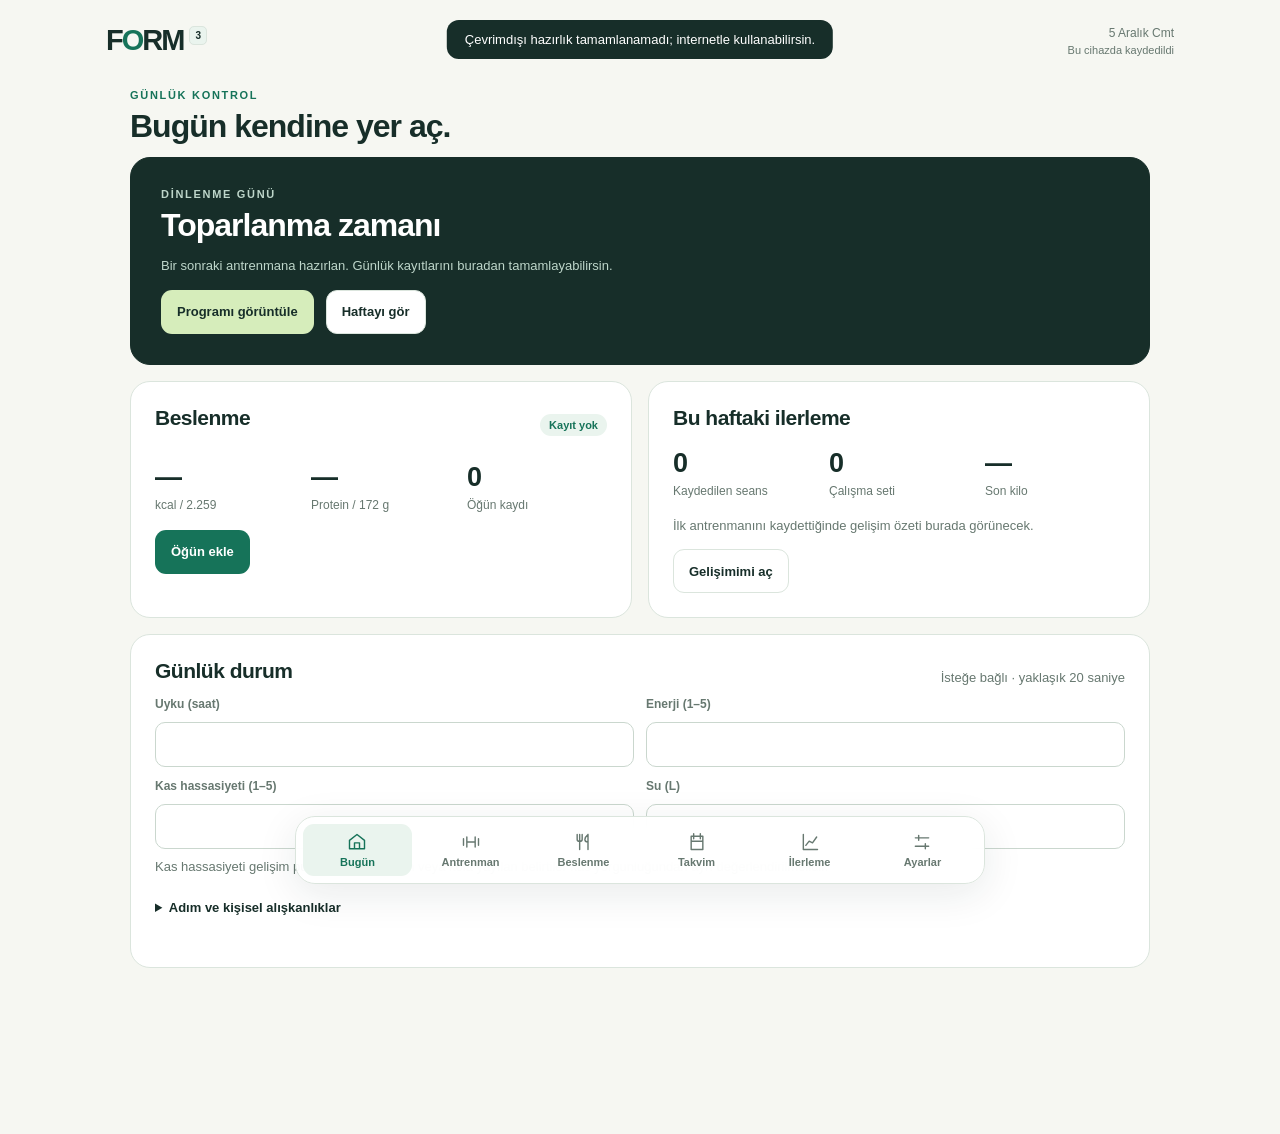
<file: index.html>
<!doctype html>
<html lang="tr"><head><meta charset="utf-8"><meta name="viewport" content="width=device-width,initial-scale=1,viewport-fit=cover"><meta name="theme-color" content="#142c28"><meta name="description" content="Antrenman, beslenme ve gelişim takibin."><title>FORM • Bugün</title><link rel="icon" href="/assets/form-logo.svg" type="image/svg+xml"><link rel="apple-touch-icon" href="/icon-192.png"><link rel="manifest" href="/manifest.webmanifest"><link rel="stylesheet" href="/form-app.css?v=325"><script defer src="/form-data.js?v=325"></script><script defer src="/form-model.js?v=325"></script><script defer src="/form-store.js?v=325"></script><script defer src="/form-workout-art.js?v=325"></script><script defer src="/form-app.js?v=325"></script></head><body><header><a class="brand" href="#today" aria-label="FORM ana sayfa">F<span>O</span>RM<span class="version">3</span></a><div class="header-meta"><span id="date-label"></span><span id="save-status" role="status">Açılıyor…</span></div></header><div id="notice" role="alert"></div><main id="app"><section class="card"><h1>FORM açılıyor</h1><p>Kayıtların hazırlanıyor…</p></section></main><nav id="nav" aria-label="Ana menü"></nav><aside id="rest-bar" hidden></aside><dialog id="modal"></dialog><div id="toast" role="status" aria-live="polite"></div><noscript>FORM için JavaScript etkin olmalı.</noscript></body></html>
</file>
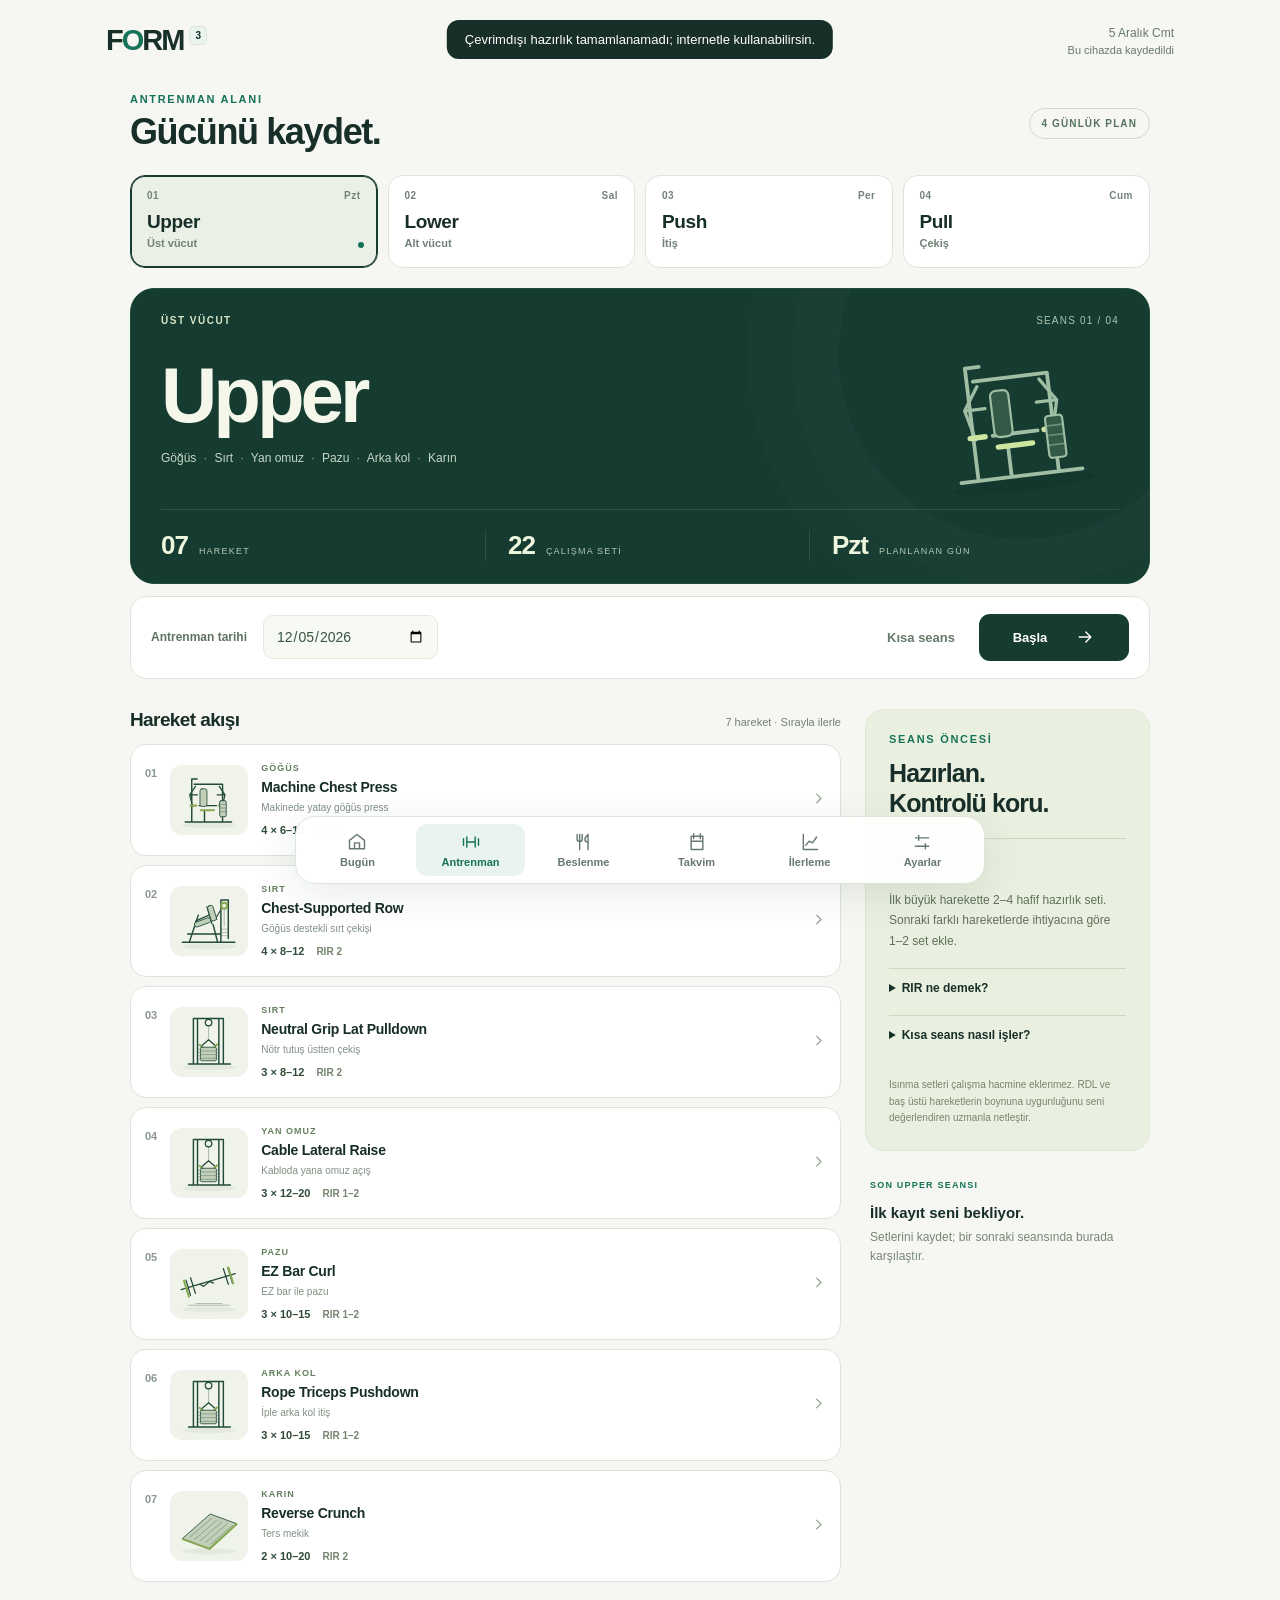
<file: app-base.html>
<!doctype html><html lang="tr"><meta charset="utf-8"><meta name="viewport" content="width=device-width,initial-scale=1"><title>FORM güncelleniyor</title><p>FORM 3 açılıyor. Kayıtların korunuyor.</p><a href="/index.html?form_release=301#workout">Yeni programı aç</a><script>location.replace('/index.html?form_release=301#workout')</script>
</file>
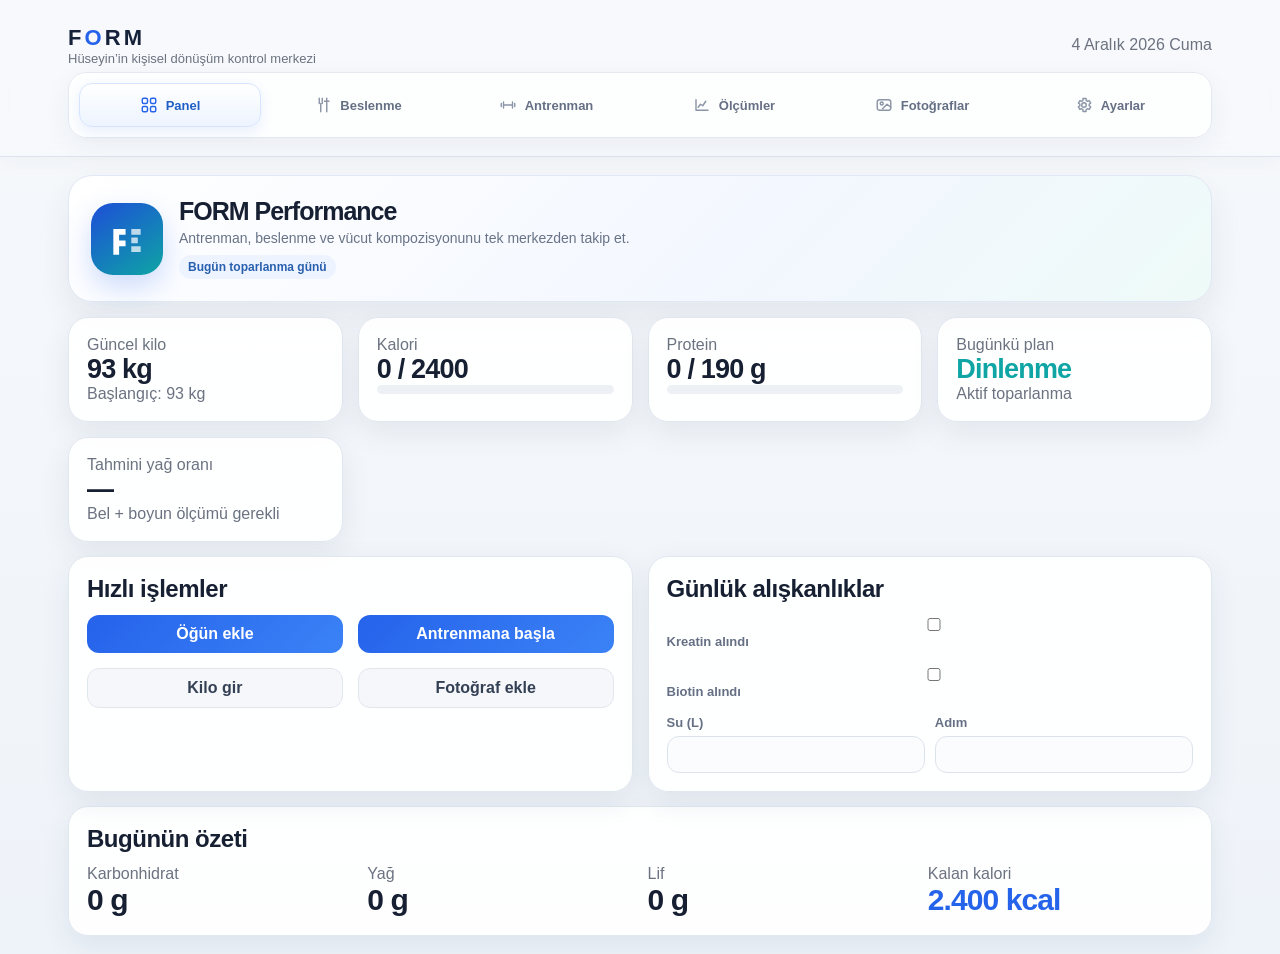
<file: index.html.html>
<!DOCTYPE html>
<html lang="tr">
<head>
<meta charset="UTF-8" />
<meta name="viewport" content="width=device-width, initial-scale=1.0" />
<title>FORM — Kişisel Spor & Beslenme Takibi</title>
<style>
:root{--bg:#f4f7fb;--bg2:#eef3f9;--card:#ffffff;--card2:#f8fafc;--muted:#6b7280;--text:#172033;--accent:#2563eb;--accent2:#0ea5a4;--accentSoft:#eaf2ff;--danger:#e45858;--warn:#d89b27;--border:#e1e7ef;--shadow:0 10px 30px rgba(31,50,81,.08)}
*{box-sizing:border-box}body{margin:0;font-family:Inter,-apple-system,BlinkMacSystemFont,"Segoe UI",Roboto,Arial,sans-serif;background:linear-gradient(180deg,#f7f9fc 0,#eef3f9 100%);color:var(--text);min-height:100vh}
header{position:sticky;top:0;z-index:10;background:rgba(255,255,255,.88);backdrop-filter:blur(18px);border-bottom:1px solid rgba(225,231,239,.9);box-shadow:0 4px 20px rgba(31,50,81,.04)}
.wrap{max-width:1180px;margin:auto;padding:18px}.topbar{display:flex;align-items:center;justify-content:space-between;gap:12px}.brand{font-size:22px;font-weight:900;letter-spacing:.14em;color:#16213a}.brand span{color:var(--accent)}
.nav{display:flex;gap:8px;overflow:auto;padding:13px 0 3px}.nav button{white-space:nowrap;border:1px solid transparent;background:transparent;color:#667085;padding:9px 13px;border-radius:12px;cursor:pointer;font-weight:650;transition:.2s}.nav button:hover{background:#f2f5f9;color:var(--text)}.nav button.active{background:var(--accentSoft);color:var(--accent);border-color:#d8e5ff;font-weight:800}
.grid{display:grid;gap:15px}.g2{grid-template-columns:repeat(2,minmax(0,1fr))}.g3{grid-template-columns:repeat(3,minmax(0,1fr))}.g4{grid-template-columns:repeat(4,minmax(0,1fr))}@media(max-width:800px){.g2,.g3,.g4{grid-template-columns:1fr}.topbar{align-items:flex-start;flex-direction:column}.wrap{padding:13px}.row{flex-wrap:wrap}.row>*{min-width:140px}}
.card{background:rgba(255,255,255,.96);border:1px solid var(--border);border-radius:20px;padding:18px;box-shadow:var(--shadow)}.card h2,.card h3{margin:0 0 12px;letter-spacing:-.02em}.muted{color:var(--muted)}.big{font-size:30px;font-weight:850;letter-spacing:-.03em}.kpi{font-size:27px;font-weight:850;letter-spacing:-.03em}.accent{color:var(--accent)}.blue{color:var(--accent2)}
button,.btn{font:inherit}.primary,.secondary,.danger{border:none;border-radius:12px;padding:10px 15px;cursor:pointer;font-weight:750;transition:.18s;box-shadow:none}.primary{background:linear-gradient(135deg,#2563eb,#3b82f6);color:white}.primary:hover{transform:translateY(-1px);box-shadow:0 8px 18px rgba(37,99,235,.18)}.secondary{background:#f5f7fa;color:#344054;border:1px solid var(--border)}.danger{background:#fff1f1;color:#b83d3d;border:1px solid #ffd9d9}.small{padding:7px 9px;font-size:13px}
input,select,textarea{width:100%;background:#fbfcfe;color:var(--text);border:1px solid #dce3ec;border-radius:12px;padding:10px 11px;outline:none;transition:.18s}input:focus,select:focus,textarea:focus{border-color:#8bb5ff;box-shadow:0 0 0 3px rgba(37,99,235,.09);background:#fff}label{display:block;font-size:13px;color:#667085;margin-bottom:6px;font-weight:600}.row{display:flex;gap:10px;align-items:end}.row>*{flex:1}.row .fit{flex:0 0 auto}.stack{display:flex;flex-direction:column;gap:10px}.hidden{display:none!important}
.progress{height:9px;background:#edf1f6;border-radius:999px;overflow:hidden}.progress>div{height:100%;background:linear-gradient(90deg,var(--accent),#5b8def);border-radius:999px}.list{display:flex;flex-direction:column;gap:9px}.item{display:flex;justify-content:space-between;gap:10px;padding:11px 13px;border:1px solid #e5eaf1;border-radius:14px;background:#fbfcfe}.item strong{display:block}.pill{display:inline-block;padding:4px 8px;border-radius:999px;background:#edf4ff;color:#3d68a8;font-size:12px;font-weight:650}.table{width:100%;border-collapse:collapse}.table th,.table td{text-align:left;padding:10px;border-bottom:1px solid #edf0f4;font-size:14px}.table th{color:#7b8494;font-weight:650}.tabs{display:flex;gap:8px;flex-wrap:wrap}.tabs button{background:#f4f6f9;color:#596273;border:1px solid #e3e8ef;padding:8px 11px;border-radius:10px}.tabs button.active{background:#e9f6f5;color:#087c7a;border-color:#cdebea;font-weight:750}.photo-grid{display:grid;grid-template-columns:repeat(auto-fill,minmax(160px,1fr));gap:12px}.photo-card img{width:100%;aspect-ratio:3/4;object-fit:cover;border-radius:14px;background:#eef2f6}.right{text-align:right}.note{border-left:4px solid var(--accent2);padding:10px 12px;background:#effaf9;border-radius:10px;color:#365b5a}.divider{height:1px;background:var(--border);margin:14px 0}.toast{position:fixed;right:18px;bottom:18px;background:#172033;color:white;border:1px solid #26334b;padding:12px 15px;border-radius:12px;display:none;z-index:20;box-shadow:0 12px 30px rgba(23,32,51,.2)}
.quick-foods{display:flex;gap:8px;overflow-x:auto;padding:2px 0 12px}.quick-foods button{flex:0 0 auto}.search-panel{display:none;margin-top:8px}.search-panel.open{display:block}.timer{font-variant-numeric:tabular-nums;font-size:28px;font-weight:850}.cardio-grid{display:grid;grid-template-columns:repeat(3,1fr);gap:9px}@media(max-width:600px){.cardio-grid{grid-template-columns:1fr 1fr}}

.form-guide{margin-top:10px;border-top:1px solid #edf0f4;padding-top:10px}
.form-guide details{background:#f8fafc;border:1px solid #e5eaf1;border-radius:14px;padding:10px 12px}
.form-guide summary{cursor:pointer;font-weight:750;color:#344054;list-style:none}
.form-guide summary::-webkit-details-marker{display:none}
.guide-grid{display:grid;grid-template-columns:1fr 1fr;gap:10px;margin-top:10px}
.guide-box{background:#fff;border:1px solid #e6ebf2;border-radius:12px;padding:10px}
.video-link{display:inline-flex;align-items:center;gap:6px;margin-top:10px;text-decoration:none}
.rest-dock{position:sticky;bottom:72px;z-index:6;margin:10px 0}
.rest-box{display:flex;align-items:center;justify-content:space-between;gap:12px;background:#172033;color:white;border-radius:16px;padding:12px 14px;box-shadow:0 12px 28px rgba(23,32,51,.18)}
.rest-time{font-variant-numeric:tabular-nums;font-size:28px;font-weight:900}
@media(max-width:600px){.guide-grid{grid-template-columns:1fr}.rest-box{padding:10px 12px}.rest-time{font-size:24px}}

/* Premium app navigation */
header{position:sticky;top:0;z-index:30;background:rgba(247,249,252,.82);backdrop-filter:blur(18px);-webkit-backdrop-filter:blur(18px);border-bottom:1px solid rgba(218,225,235,.9)}
.topbar{min-height:54px}
.nav{display:grid;grid-template-columns:repeat(6,minmax(0,1fr));gap:6px;padding:10px;background:rgba(255,255,255,.72);border:1px solid #e4e9f1;border-radius:18px;box-shadow:0 8px 28px rgba(31,50,81,.06);overflow:visible}
.nav button{display:flex;align-items:center;justify-content:center;gap:8px;min-height:44px;white-space:nowrap;border:1px solid transparent;background:transparent;color:#667085;padding:9px 11px;border-radius:13px;cursor:pointer;font-weight:720;transition:background .18s,color .18s,border-color .18s}
.nav button.active{background:linear-gradient(180deg,#fff,#edf4ff);color:#1f5fc5;border-color:#d5e4ff;box-shadow:0 5px 14px rgba(37,99,235,.09)}
.nav-icon{width:18px;height:18px;display:inline-flex;color:#8b95a6}.nav-icon svg{width:18px;height:18px;stroke:currentColor;stroke-width:1.9;fill:none;stroke-linecap:round;stroke-linejoin:round}.nav button.active .nav-icon{color:#2563eb}.nav-label{font-size:13px}
@media(max-width:800px){body{padding-bottom:82px}header{position:static;background:transparent;border-bottom:none;backdrop-filter:none}.nav{position:fixed;left:10px;right:10px;bottom:10px;z-index:50;grid-template-columns:repeat(6,1fr);gap:2px;padding:7px 5px calc(7px + env(safe-area-inset-bottom));border-radius:20px;background:rgba(255,255,255,.94);backdrop-filter:blur(20px);-webkit-backdrop-filter:blur(20px);box-shadow:0 18px 50px rgba(26,39,64,.18),0 0 0 1px rgba(218,225,235,.9)}.nav button{min-width:0;min-height:54px;padding:6px 2px;gap:4px;flex-direction:column;border-radius:14px}.nav button.active{background:#edf4ff;box-shadow:none}.nav-icon,.nav-icon svg{width:19px;height:19px}.nav-label{font-size:10px;font-weight:760}}


.hero-brand{display:grid;grid-template-columns:auto 1fr;gap:16px;align-items:center;padding:22px;background:linear-gradient(135deg,#fff 0%,#f3f7ff 58%,#eefaf8 100%);border:1px solid #dfe8f4;border-radius:24px;box-shadow:0 14px 34px rgba(31,50,81,.08);margin-bottom:15px}
.form-mark{width:72px;height:72px;border-radius:22px;background:linear-gradient(145deg,#1d4ed8,#0ea5a4);display:grid;place-items:center;color:#fff;box-shadow:0 12px 28px rgba(37,99,235,.22)}
.form-mark svg{width:46px;height:46px}.hero-brand h1{font-size:25px;line-height:1.05;margin:0 0 6px;letter-spacing:-.04em}.hero-brand p{margin:0;color:#687386;font-size:14px}.hero-tag{display:inline-flex;margin-top:9px;padding:5px 9px;border-radius:999px;background:#edf4ff;color:#285fae;font-size:12px;font-weight:750}
.chart-wrap{position:relative;width:100%;height:280px;margin-top:8px}.chart-wrap canvas{width:100%;height:100%}.chart-legend{display:flex;gap:12px;flex-wrap:wrap;margin-top:8px;font-size:12px;color:#667085}.bodyfat-note{font-size:12px;color:#7b8494;margin-top:7px;line-height:1.45}
@media(max-width:600px){.hero-brand{grid-template-columns:auto 1fr;padding:17px}.form-mark{width:58px;height:58px;border-radius:18px}.form-mark svg{width:38px;height:38px}.hero-brand h1{font-size:20px}.chart-wrap{height:230px}}
</style>
<style>
.meal-tabs{display:flex;gap:8px;overflow-x:auto;padding:2px 0 12px;scrollbar-width:none}.meal-tabs::-webkit-scrollbar{display:none}.meal-tabs button{flex:0 0 auto;border:1px solid #e0e7f0;background:#f7f9fc;color:#596273;padding:9px 13px;border-radius:999px;font-weight:700}.meal-tabs button.active{background:#172033;color:#fff;border-color:#172033}.food-toolbar{display:grid;grid-template-columns:2fr 1fr;gap:9px;margin-bottom:10px}.food-results{display:flex;flex-direction:column;gap:7px;max-height:360px;overflow:auto}.food-pick{width:100%;display:flex;justify-content:space-between;align-items:center;gap:10px;text-align:left;border:1px solid #e5eaf1;background:#fff;border-radius:14px;padding:11px 12px;cursor:pointer}.food-pick:hover{border-color:#b9d0fa;background:#fbfdff}.category-chip{flex:0 0 auto;font-size:11px;padding:5px 7px;border-radius:999px;background:#eff7f6;color:#167572}.meal-active{border-color:#b9d0fa;box-shadow:0 10px 30px rgba(37,99,235,.10)}
.workout-card{background:#fff;border:1px solid var(--border);border-radius:18px;padding:15px;margin-bottom:11px;box-shadow:var(--shadow)}.exercise-head{display:flex;justify-content:space-between;gap:10px;align-items:flex-start;margin-bottom:10px}.set-table{width:100%;border-collapse:separate;border-spacing:0 6px}.set-table th{font-size:11px;color:#8a93a3;padding:2px 5px}.set-table td{padding:2px 5px}.set-table input{min-width:68px;padding:9px 7px;text-align:center}.set-num{font-weight:800;text-align:center}.prev-cell{white-space:nowrap;color:#667085;font-size:13px}.set-done{text-align:center}.set-done input{width:22px;min-width:22px;height:22px}.exercise-note{margin-top:8px}.workout-footer{position:sticky;bottom:10px;padding:8px 0 2px;z-index:5}.workout-footer button{width:100%;padding:13px}
@media(max-width:600px){.food-toolbar{grid-template-columns:1fr}.card{border-radius:16px;padding:14px}.food-results{max-height:300px}.food-pick{padding:12px 10px}.food-pick .muted{font-size:11px}.category-chip{display:none}.meal-tabs{margin-left:-2px;margin-right:-2px}.meal-tabs button{padding:9px 12px}.set-table th:nth-child(2),.set-table td:nth-child(2){display:none}.set-table input{min-width:55px;padding:9px 4px}.workout-card{padding:12px}.kpi{font-size:24px}}
.quick-foods{display:flex;gap:8px;overflow-x:auto;padding:2px 0 12px}.quick-foods button{flex:0 0 auto}.search-panel{display:none;margin-top:8px}.search-panel.open{display:block}.timer{font-variant-numeric:tabular-nums;font-size:28px;font-weight:850}.cardio-grid{display:grid;grid-template-columns:repeat(3,1fr);gap:9px}@media(max-width:600px){.cardio-grid{grid-template-columns:1fr 1fr}}
</style>

</head>
<body>
<header><div class="wrap"><div class="topbar"><div><div class="brand">F<span>O</span>RM</div><div class="muted" style="font-size:13px">Hüseyin’in kişisel dönüşüm kontrol merkezi</div></div><div id="todayText" class="muted"></div></div><div class="nav" id="mainNav"></div></div></header>
<main class="wrap" id="app"></main><div id="toast" class="toast"></div>
<script>
const APP_VERSION='1.4.0';
const makeFood=(name,category,kcal,protein,carb,fat,servingG=100,unit='g',fiber=0,brand='Genel')=>({name,category,brand,unit,servingG,kcal,protein,carb,fat,fiber,sugar:0,sodium:0,potassium:0,calcium:0,iron:0,magnesium:0,vitC:0,vitD:0});
const defaultFoods=[
makeFood('Yulaf','Tahıl',389,16.9,66.3,6.9,100,'g',10.6),makeFood('Pirinç beyaz (pişmiş)','Tahıl',130,2.7,28.2,.3),makeFood('Basmati pirinç (pişmiş)','Tahıl',121,3.5,25.2,.4),makeFood('Bulgur (pişmiş)','Tahıl',83,3.1,18.6,.2,100,'g',4.5),makeFood('Kinoa (pişmiş)','Tahıl',120,4.4,21.3,1.9,100,'g',2.8),makeFood('Makarna (pişmiş)','Tahıl',158,5.8,30.9,.9),makeFood('Tam buğday makarna (pişmiş)','Tahıl',149,6,30.1,1.7,100,'g',3.9),makeFood('Ekmek tam buğday','Ekmek',247,13,41,4.2,30,'dilim',7),makeFood('Beyaz ekmek','Ekmek',266,8.9,49.4,3.3,30,'dilim',2.7),makeFood('Çavdar ekmeği','Ekmek',259,8.5,48.3,3.3,30,'dilim',5.8),makeFood('Lavaş','Ekmek',290,8.9,56,3.2,70,'adet',2.3),makeFood('Pirinç patlağı','Atıştırmalık',387,8,81,2.8,9,'adet',4.2),
makeFood('Tavuk göğsü (pişmiş)','Et & Tavuk',165,31,0,3.6),makeFood('Tavuk but derisiz (pişmiş)','Et & Tavuk',209,26,0,10.9),makeFood('Hindi göğsü (pişmiş)','Et & Tavuk',135,29,0,1.6),makeFood('Dana yağsız kıyma %5','Et & Tavuk',172,26,0,7),makeFood('Dana bonfile (pişmiş)','Et & Tavuk',218,29,0,10),makeFood('Dana antrikot (pişmiş)','Et & Tavuk',291,24.9,0,21.8),makeFood('Kuzu eti yağsız','Et & Tavuk',206,28,0,9.5),makeFood('Köfte ev yapımı','Et & Tavuk',230,22,5,14),
makeFood('Somon','Balık',208,20,0,13),makeFood('Ton balığı suda','Balık',116,25.5,0,.8),makeFood('Ton balığı yağda süzülmüş','Balık',198,29,0,8.2),makeFood('Levrek','Balık',124,23.6,0,2.6),makeFood('Çipura','Balık',128,21,0,4.8),makeFood('Karides','Balık',99,24,0,.3),
makeFood('Yumurta','Yumurta & Süt',143,12.6,.7,9.5,50,'adet'),makeFood('Yumurta beyazı','Yumurta & Süt',52,10.9,.7,.2),makeFood('Süt yarım yağlı','Yumurta & Süt',46,3.4,4.8,1.5,200,'bardak'),makeFood('Laktozsuz süt yarım yağlı','Yumurta & Süt',46,3.4,4.8,1.5,200,'bardak'),makeFood('Yoğurt','Yumurta & Süt',61,3.5,4.7,3.3),makeFood('Süzme yoğurt','Yumurta & Süt',97,9,3.9,5),makeFood('Greek yoğurt light','Yumurta & Süt',73,9.9,3.9,1.9),makeFood('Kefir','Yumurta & Süt',55,3.3,4.7,2.5,200,'bardak'),makeFood('Lor peyniri','Yumurta & Süt',90,17,3,1.5),makeFood('Light beyaz peynir','Yumurta & Süt',170,20,4,8),makeFood('Kaşar peyniri','Yumurta & Süt',404,25,1.3,33),makeFood('Cottage cheese','Yumurta & Süt',98,11.1,3.4,4.3),
makeFood('Whey protein','Sporcu Gıdası',400,80,8,6,30,'ölçek'),makeFood('Whey isolate','Sporcu Gıdası',367,87,3,2,30,'ölçek'),makeFood('Kazein protein','Sporcu Gıdası',370,78,10,3,30,'ölçek'),makeFood('Protein bar','Sporcu Gıdası',350,30,35,10,60,'adet',8),makeFood('Karbonhidrat tozu / maltodekstrin','Sporcu Gıdası',380,0,95,0,30,'ölçek'),
makeFood('Patates haşlanmış','Sebze & Bakliyat',87,1.9,20.1,.1),makeFood('Tatlı patates','Sebze & Bakliyat',86,1.6,20.1,.1,100,'g',3),makeFood('Mercimek (pişmiş)','Sebze & Bakliyat',116,9,20.1,.4,100,'g',7.9),makeFood('Nohut (pişmiş)','Sebze & Bakliyat',164,8.9,27.4,2.6,100,'g',7.6),makeFood('Kuru fasulye (pişmiş)','Sebze & Bakliyat',127,8.7,22.8,.5,100,'g',6.4),makeFood('Bezelye','Sebze & Bakliyat',81,5.4,14.5,.4,100,'g',5.1),makeFood('Mısır','Sebze & Bakliyat',96,3.4,21,1.5,100,'g',2.4),makeFood('Brokoli','Sebze & Bakliyat',35,2.4,7.2,.4,100,'g',3.3),makeFood('Ispanak','Sebze & Bakliyat',23,2.9,3.6,.4,100,'g',2.2),makeFood('Domates','Sebze & Bakliyat',18,.9,3.9,.2),makeFood('Salatalık','Sebze & Bakliyat',15,.7,3.6,.1),makeFood('Avokado','Sebze & Bakliyat',160,2,8.5,14.7,100,'g',6.7),
makeFood('Muz','Meyve',89,1.1,22.8,.3,118,'adet',2.6),makeFood('Elma','Meyve',52,.3,13.8,.2,182,'adet',2.4),makeFood('Portakal','Meyve',47,.9,11.8,.1,140,'adet',2.4),makeFood('Çilek','Meyve',32,.7,7.7,.3,100,'g',2),makeFood('Yaban mersini','Meyve',57,.7,14.5,.3,100,'g',2.4),makeFood('Orman meyveleri karışık','Meyve',50,1,11,.5,100,'g',4),makeFood('Kivi','Meyve',61,1.1,14.7,.5,75,'adet',3),makeFood('Üzüm','Meyve',69,.7,18.1,.2),makeFood('Ananas','Meyve',50,.5,13.1,.1),makeFood('Karpuz','Meyve',30,.6,7.6,.2),
makeFood('Badem','Kuruyemiş',579,21.2,21.6,49.9,100,'g',12.5),makeFood('Ceviz','Kuruyemiş',654,15.2,13.7,65.2,100,'g',6.7),makeFood('Fındık','Kuruyemiş',628,15,16.7,60.8,100,'g',9.7),makeFood('Antep fıstığı','Kuruyemiş',562,20.2,27.2,45.3,100,'g',10.6),makeFood('Fıstık ezmesi','Kuruyemiş',588,25,20,50,100,'g',6),makeFood('Tahin','Kuruyemiş',595,17,21,54,100,'g',9.3),
makeFood('Zeytinyağı','Yağ & Sos',884,0,0,100),makeFood('Tereyağı','Yağ & Sos',717,.9,.1,81.1),makeFood('Bal','Tatlı & Ekstra',304,.3,82.4,0,15,'yemek kaşığı'),makeFood('Pekmez','Tatlı & Ekstra',290,1,74,0,15,'yemek kaşığı'),makeFood('Bitter çikolata %70','Tatlı & Ekstra',598,7.8,45.9,42.6,20,'porsiyon',10.9),makeFood('Granola','Tahıl',471,10,64,20,50,'porsiyon',7),makeFood('Chia tohumu','Kuruyemiş',486,16.5,42.1,30.7,15,'yemek kaşığı',34.4)
];
const defaultProgram={
'Upper A':[
{name:'Incline Chest Press',sets:3,reps:'6-10',rir:'1-2'},{name:'Lat Pulldown',sets:3,reps:'6-10',rir:'1-2'},{name:'Machine Chest Press',sets:3,reps:'8-12',rir:'1-2'},{name:'Seated Cable Row',sets:3,reps:'8-12',rir:'1-2'},{name:'Cable Fly — Low to High',sets:2,reps:'12-15',rir:'1-2'},{name:'Cable / DB Lateral Raise',sets:3,reps:'12-20',rir:'1'},{name:'Triceps Pushdown',sets:2,reps:'10-15',rir:'1'},{name:'Cable / Biceps Curl',sets:2,reps:'10-15',rir:'1'}],
'Lower A':[
{name:'Back Squat',sets:3,reps:'5-8',rir:'2'},{name:'Leg Press',sets:3,reps:'8-12',rir:'1-2'},{name:'Romanian Deadlift',sets:3,reps:'8-10',rir:'2'},{name:'Leg Curl',sets:2,reps:'10-15',rir:'1-2'},{name:'Calf Raise',sets:3,reps:'10-15',rir:'1'},{name:'Cable Crunch',sets:3,reps:'10-15',rir:'1-2'}],
'Upper B':[
{name:'Neutral / Close Grip Lat Pulldown',sets:3,reps:'8-12',rir:'1-2'},{name:'Incline Dumbbell Press',sets:3,reps:'8-12',rir:'1-2'},{name:'Chest Supported Row',sets:3,reps:'8-12',rir:'1-2'},{name:'Machine Shoulder Press',sets:2,reps:'8-12',rir:'1-2'},{name:'Single-Arm Cable Lat Pulldown',sets:2,reps:'10-15',rir:'1'},{name:'Lateral Raise',sets:4,reps:'12-20',rir:'0-1'},{name:'Reverse Pec Deck',sets:3,reps:'12-20',rir:'1'},{name:'Hammer Curl',sets:2,reps:'10-15',rir:'1'},{name:'Overhead Cable Triceps Extension',sets:2,reps:'10-15',rir:'1'}],
'Lower B':[
{name:'Hack Squat / Leg Press',sets:3,reps:'8-12',rir:'1-2'},{name:'Romanian Deadlift',sets:3,reps:'6-10',rir:'1-2'},{name:'Bulgarian Split Squat',sets:2,reps:'8-12',rir:'1-2'},{name:'Seated / Lying Leg Curl',sets:3,reps:'10-15',rir:'1'},{name:'Calf Raise',sets:3,reps:'12-15',rir:'1'},{name:'Hanging Knee / Leg Raise',sets:3,reps:'10-15',rir:'1-2'}]
};
function seed(){return {version:APP_VERSION,profile:{name:'Hüseyin',height:181,startWeight:93,startDate:'2026-07-19'},targets:{kcal:2400,protein:190,carb:230,fat:70,fiber:30,water:4},foods:defaultFoods,meals:{},workouts:[],measurements:[{date:'2026-07-19',weight:93,waist:'',navel:'',neck:'',chest:'',armR:'',armL:'',thighR:'',thighL:'',note:'Başlangıç'}],photos:[],habits:{},program:defaultProgram,settings:{trainingDays:{1:'Upper A',2:'Lower A',4:'Upper B',6:'Lower B'},foodUsage:{}}};}
let db=JSON.parse(localStorage.getItem('formDB')||'null')||seed();
function migrateDB(){
  db.profile=db.profile||seed().profile; db.targets={...seed().targets,...(db.targets||{})}; db.meals=db.meals||{}; db.workouts=db.workouts||[]; db.measurements=db.measurements||[]; db.photos=db.photos||[]; db.habits=db.habits||{}; db.settings=db.settings||{}; db.settings.foodUsage=db.settings.foodUsage||{};
  const existing=new Map((db.foods||[]).map(f=>[(f.name||'').toLocaleLowerCase('tr-TR'),f]));
  defaultFoods.forEach(f=>{if(!existing.has(f.name.toLocaleLowerCase('tr-TR'))) (db.foods=db.foods||[]).push(f)});
  db.foods=(db.foods||defaultFoods).map(f=>({...f,category:f.category||'Diğer'}));
  db.program=defaultProgram; db.settings.trainingDays={1:'Upper A',2:'Lower A',4:'Upper B',6:'Lower B'}; db.version=APP_VERSION; save();
}
migrateDB();
function save(){localStorage.setItem('formDB',JSON.stringify(db));}
const pages=['Panel','Beslenme','Antrenman','Ölçümler','Fotoğraflar','Ayarlar'];let current='Panel';
const fmt=(n,d=0)=>Number(n||0).toLocaleString('tr-TR',{maximumFractionDigits:d});
const dateKey=()=>new Date().toISOString().slice(0,10);const today=dateKey();
function toast(t){const el=document.getElementById('toast');el.textContent=t;el.style.display='block';setTimeout(()=>el.style.display='none',1800)}
function nutrientTotals(items=[]){let t={kcal:0,protein:0,carb:0,fat:0,fiber:0,sugar:0,sodium:0,potassium:0,calcium:0,iron:0,magnesium:0,vitC:0,vitD:0};items.forEach(i=>{const f=db.foods[i.foodIndex];if(!f)return;let grams=i.unit==='g'?Number(i.qty):Number(i.qty)*Number(f.servingG);let r=grams/100;Object.keys(t).forEach(k=>t[k]+=Number(f[k]||0)*r)});return t}
function allMealsForDay(d){return Object.values(db.meals[d]||{}).flat()}
const navIconSvg={
'Panel':'<svg viewBox="0 0 24 24"><rect x="3" y="3" width="7" height="7" rx="2"/><rect x="14" y="3" width="7" height="7" rx="2"/><rect x="3" y="14" width="7" height="7" rx="2"/><rect x="14" y="14" width="7" height="7" rx="2"/></svg>',
'Beslenme':'<svg viewBox="0 0 24 24"><path d="M7 3v7M11 3v7M9 10v11M17 3v18M14 7h6"/></svg>',
'Antrenman':'<svg viewBox="0 0 24 24"><path d="M6 8v8M18 8v8M3 10v4M21 10v4M6 12h12"/></svg>',
'Ölçümler':'<svg viewBox="0 0 24 24"><path d="M4 19V5M4 19h16M7 15l3-4 3 2 4-6"/></svg>',
'Fotoğraflar':'<svg viewBox="0 0 24 24"><rect x="3" y="5" width="18" height="14" rx="3"/><circle cx="9" cy="10" r="2"/><path d="m21 15-5-4-6 6"/></svg>',
'Ayarlar':'<svg viewBox="0 0 24 24"><circle cx="12" cy="12" r="3"/><path d="M19 12a7 7 0 0 0-.1-1l2-1.5-2-3.4-2.4 1A7 7 0 0 0 15 6l-.3-2.6h-4L10.5 6A7 7 0 0 0 9 7.1l-2.4-1-2 3.4L6.5 11a7 7 0 0 0 0 2l-2 1.5 2 3.4 2.4-1A7 7 0 0 0 10.5 18l.2 2.6h4L15 18a7 7 0 0 0 1.5-1.1l2.4 1 2-3.4-2-1.5a7 7 0 0 0 .1-1Z"/></svg>'};
function nav(){mainNav.innerHTML=pages.map(p=>`<button class="${p===current?'active':''}" onclick="go('${p}')" aria-label="${p}"><span class="nav-icon">${navIconSvg[p]||''}</span><span class="nav-label">${p}</span></button>`).join('')}
function go(p){current=p;nav();render()}
function render(){document.getElementById('todayText').textContent=new Date().toLocaleDateString('tr-TR',{weekday:'long',day:'numeric',month:'long',year:'numeric'});({Panel:renderPanel,Beslenme:renderNutrition,Antrenman:renderWorkout,Ölçümler:renderMeasurements,Fotoğraflar:renderPhotos,Ayarlar:renderSettings}[current])()}

function estimateBodyFat(m){
 const waist=Number(m&&m.waist),neck=Number(m&&m.neck),height=Number((db.profile&&db.profile.height)||181);
 if(!waist||!neck||waist<=neck||!height)return null;
 const wi=waist/2.54,ni=neck/2.54,hi=height/2.54;
 const density=1.0324-0.19077*Math.log10(wi-ni)+0.15456*Math.log10(hi);
 const bf=495/density-450;
 return Number.isFinite(bf)&&bf>2&&bf<60?bf:null;
}
function fmtBF(v){return v==null?'—':fmt(v,1)+'%'}
function drawProgressChart(){
 const c=document.getElementById('progressChart');if(!c)return;
 const rows=[...db.measurements].filter(x=>x.date&&(x.weight||x.waist||estimateBodyFat(x)!=null)).sort((a,b)=>a.date.localeCompare(b.date));
 const ctx=c.getContext('2d'),rect=c.getBoundingClientRect(),dpr=window.devicePixelRatio||1;
 c.width=rect.width*dpr;c.height=rect.height*dpr;ctx.scale(dpr,dpr);
 const W=rect.width,H=rect.height,p={l:38,r:14,t:16,b:30};
 ctx.clearRect(0,0,W,H);
 if(rows.length<2){ctx.fillStyle='#7b8494';ctx.font='13px sans-serif';ctx.fillText('Grafik için en az 2 ölçüm gerekli.',16,32);return;}
 const series=[
  {vals:rows.map(x=>Number(x.weight)||null),stroke:'#2563eb'},
  {vals:rows.map(x=>Number(x.waist)||null),stroke:'#0ea5a4'},
  {vals:rows.map(x=>estimateBodyFat(x)),stroke:'#d97706'}
 ];
 const all=series.flatMap(a=>a.vals.filter(v=>v!=null));let min=Math.min(...all),max=Math.max(...all);const pad=Math.max(2,(max-min)*.12);min-=pad;max+=pad;
 const xAt=i=>p.l+(W-p.l-p.r)*(i/(rows.length-1));const yAt=v=>p.t+(H-p.t-p.b)*(max-v)/(max-min||1);
 ctx.strokeStyle='#e8edf3';ctx.lineWidth=1;
 for(let i=0;i<5;i++){const y=p.t+(H-p.t-p.b)*i/4;ctx.beginPath();ctx.moveTo(p.l,y);ctx.lineTo(W-p.r,y);ctx.stroke();}
 series.forEach(sr=>{ctx.strokeStyle=sr.stroke;ctx.lineWidth=2.2;ctx.beginPath();let pen=false;sr.vals.forEach((v,i)=>{if(v==null){pen=false;return;}const x=xAt(i),y=yAt(v);if(!pen){ctx.moveTo(x,y);pen=true}else ctx.lineTo(x,y)});ctx.stroke();});
}

function renderPanel(){const t=nutrientTotals(allMealsForDay(today));const latest=[...db.measurements].sort((a,b)=>b.date.localeCompare(a.date))[0]||{};const bf=estimateBodyFat(latest);const day=new Date().getDay();const plan=db.settings.trainingDays[day]||'Dinlenme';const habits=db.habits[today]||{};app.innerHTML=`
<div class="hero-brand"><div class="form-mark"><svg viewBox="0 0 64 64"><path d="M13 18h17v8H21v8h9v8h-9v12h-8V18Z" fill="currentColor"/><path d="M38 18h13v8H38zM38 30h9v8h-9zM38 42h13v8H38z" fill="rgba(255,255,255,.72)"/></svg></div><div><h1>FORM Performance</h1><p>Antrenman, beslenme ve vücut kompozisyonunu tek merkezden takip et.</p><span class="hero-tag">${plan==='Dinlenme'?'Bugün toparlanma günü':plan+' günü'}</span></div></div>
<div class="grid g4">
<div class="card"><div class="muted">Güncel kilo</div><div class="kpi">${fmt(latest.weight,1)} kg</div><div class="muted">Başlangıç: ${db.profile.startWeight} kg</div></div>
<div class="card"><div class="muted">Kalori</div><div class="kpi">${fmt(t.kcal)} / ${db.targets.kcal}</div><div class="progress"><div style="width:${Math.min(100,t.kcal/db.targets.kcal*100)}%"></div></div></div>
<div class="card"><div class="muted">Protein</div><div class="kpi">${fmt(t.protein)} / ${db.targets.protein} g</div><div class="progress"><div style="width:${Math.min(100,t.protein/db.targets.protein*100)}%"></div></div></div>
<div class="card"><div class="muted">Bugünkü plan</div><div class="kpi blue">${plan}</div><div class="muted">${plan==='Dinlenme'?'Aktif toparlanma':'Program hazır'}</div></div>
<div class="card"><div class="muted">Tahmini yağ oranı</div><div class="kpi">${fmtBF(bf)}</div><div class="muted">${bf==null?'Bel + boyun ölçümü gerekli':'Bel-boyun-boy tahmini'}</div></div>
</div>
<div class="grid g2" style="margin-top:14px">
<div class="card"><h2>Hızlı işlemler</h2><div class="grid g2"><button class="primary" onclick="go('Beslenme')">Öğün ekle</button><button class="primary" onclick="go('Antrenman')">Antrenmana başla</button><button class="secondary" onclick="quickWeight()">Kilo gir</button><button class="secondary" onclick="go('Fotoğraflar')">Fotoğraf ekle</button></div></div>
<div class="card"><h2>Günlük alışkanlıklar</h2><div class="stack">
<label><input type="checkbox" ${habits.creatine?'checked':''} onchange="habit('creatine',this.checked)"> Kreatin alındı</label>
<label><input type="checkbox" ${habits.biotin?'checked':''} onchange="habit('biotin',this.checked)"> Biotin alındı</label>
<div class="row"><div><label>Su (L)</label><input type="number" step="0.25" value="${habits.water||''}" onchange="habit('water',this.value)"></div><div><label>Adım</label><input type="number" value="${habits.steps||''}" onchange="habit('steps',this.value)"></div></div>
</div></div>
</div>
<div class="card" style="margin-top:14px"><h2>Bugünün özeti</h2><div class="grid g4"><div><span class="muted">Karbonhidrat</span><div class="big">${fmt(t.carb)} g</div></div><div><span class="muted">Yağ</span><div class="big">${fmt(t.fat)} g</div></div><div><span class="muted">Lif</span><div class="big">${fmt(t.fiber)} g</div></div><div><span class="muted">Kalan kalori</span><div class="big ${db.targets.kcal-t.kcal<0?'':'accent'}">${fmt(db.targets.kcal-t.kcal)} kcal</div></div></div></div>`}
function habit(k,v){db.habits[today]=db.habits[today]||{};db.habits[today][k]=v;save();render()}
function quickWeight(){const w=prompt('Bugünkü kilon (kg):');if(!w)return;db.measurements.push({date:today,weight:Number(w)});save();toast('Kilo kaydedildi');render()}
function renderNutrition(){const meals=['Kahvaltı','Öğle','Akşam','Ara Öğün','Antrenman Öncesi','Antrenman Sonrası'];const dayMeals=db.meals[today]||{};const total=nutrientTotals(allMealsForDay(today));window._meal=window._meal||'Kahvaltı';const active=window._meal;app.innerHTML=`
<div class="grid g3"><div class="card"><div class="muted">Kalori</div><div class="kpi">${fmt(total.kcal)} / ${db.targets.kcal}</div></div><div class="card"><div class="muted">Protein</div><div class="kpi">${fmt(total.protein)} / ${db.targets.protein} g</div></div><div class="card"><div class="muted">Makrolar</div><div><b>K:</b> ${fmt(total.carb)} g &nbsp; <b>Y:</b> ${fmt(total.fat)} g &nbsp; <b>Lif:</b> ${fmt(total.fiber)} g</div></div></div>
<div class="card" style="margin-top:14px"><h2>Hızlı besin ekle</h2><div class="meal-tabs">${meals.map(m=>`<button class="${m===active?'active':''}" onclick="window._meal='${m}';renderNutrition()">${m}</button>`).join('')}</div><div class="quick-foods">${quickFoods().map(({f,i})=>`<button class="secondary small" onclick="openFoodAdder(${i})">+ ${f.name}</button>`).join('')}</div><button class="secondary" onclick="toggleFoodSearch()">🔎 Tüm besinlerde ara</button><div id="foodSearchPanel" class="search-panel"><div class="food-toolbar" style="margin-top:10px"><input id="foodSearch" placeholder="Besin ara: tavuk, pirinç, whey..." oninput="filterFoodList()"><select id="foodCategory" onchange="filterFoodList()"><option value="">Tüm kategoriler</option>${[...new Set(db.foods.map(f=>f.category||'Diğer'))].sort().map(c=>`<option>${c}</option>`).join('')}</select></div><div id="foodResults" class="food-results"></div></div><div class="muted" style="margin-top:8px">Seçili öğün: <b class="accent">${active}</b>. Hızlı liste en sık kullandığın 12 besine göre zamanla kendini düzenler.</div></div>
<div class="grid g2" style="margin-top:14px">${meals.map(m=>mealCard(m,dayMeals[m]||[],m===active)).join('')}</div>
`}
function quickFoods(){const usage=db.settings.foodUsage||{};return db.foods.map((f,i)=>({f,i,n:usage[f.name]||0})).sort((a,b)=>b.n-a.n||a.i-b.i).slice(0,12)}
function toggleFoodSearch(){const p=document.getElementById('foodSearchPanel');p.classList.toggle('open');if(p.classList.contains('open')){filterFoodList();document.getElementById('foodSearch')?.focus()}}
function filterFoodList(){const el=document.getElementById('foodResults');if(!el)return;const q=(document.getElementById('foodSearch')?.value||'').toLocaleLowerCase('tr-TR');const cat=document.getElementById('foodCategory')?.value||'';const rows=db.foods.map((f,i)=>({f,i})).filter(({f})=>(!cat||f.category===cat)&&(!q||`${f.name} ${f.brand||''} ${f.category||''}`.toLocaleLowerCase('tr-TR').includes(q))).slice(0,60);el.innerHTML=rows.map(({f,i})=>`<button class="food-pick" onclick="openFoodAdder(${i})"><span><strong>${f.name}</strong><br><span class="muted">${fmt(f.kcal)} kcal • P ${fmt(f.protein,1)} • K ${fmt(f.carb,1)} • Y ${fmt(f.fat,1)} /100g</span></span><span class="category-chip">${f.category||'Diğer'}</span></button>`).join('')||'<div class="muted">Eşleşen besin yok.</div>'}
function openFoodAdder(fi){const f=db.foods[fi];const qty=prompt(`${f.name} — miktar (${f.unit==='g'?'gram':f.unit} veya standart porsiyon gramı ${f.servingG}g):`,f.unit==='g'?'100':'1');if(qty===null)return;const n=Number(String(qty).replace(',','.'));if(!n||n<0)return;const useServing=f.unit!=='g';addFood(fi,n,useServing?'serving':'g')}
function mealCard(name,items,active=false){const t=nutrientTotals(items);return `<div class="card ${active?'meal-active':''}" onclick="window._meal='${name}'"><div style="display:flex;justify-content:space-between;gap:8px"><div><h3>${name}</h3><div class="muted">${fmt(t.kcal)} kcal • P ${fmt(t.protein)} • K ${fmt(t.carb)} • Y ${fmt(t.fat)}</div></div><button class="secondary small" onclick="event.stopPropagation();window._meal='${name}';renderNutrition()">Buraya ekle</button></div><div class="list" style="margin-top:10px">${items.length?items.map((i,idx)=>{const f=db.foods[i.foodIndex];return `<div class="item"><div><strong>${f?.name||'Besin'}</strong><span class="muted">${i.qty} ${i.unit==='g'?'g':'porsiyon'}</span></div><button class="danger small" onclick="event.stopPropagation();removeFood('${name}',${idx})">Sil</button></div>`}).join(''):'<div class="muted">Kayıt yok.</div>'}</div></div>`}
function addFood(fi,qty,unit){const m=window._meal||'Kahvaltı';db.meals[today]=db.meals[today]||{};db.meals[today][m]=db.meals[today][m]||[];db.meals[today][m].push({foodIndex:fi,qty,unit});const fn=db.foods[fi]?.name;if(fn)db.settings.foodUsage[fn]=(db.settings.foodUsage[fn]||0)+1;save();toast(`${m}: besin eklendi`);renderNutrition()}
function removeFood(m,i){db.meals[today][m].splice(i,1);save();renderNutrition()}
function renderWorkout(){const day=new Date().getDay();const suggested=db.settings.trainingDays[day]||'Upper A';const selected=window._wk||suggested;window._wk=selected;const ex=db.program[selected]||[];const last=db.workouts.filter(w=>w.type===selected).slice(-1)[0];const running=!!window._workoutStart;app.innerHTML=`
<div class="card"><div class="row"><div><label>Antrenman</label><select ${running?'disabled':''} onchange="window._wk=this.value;renderWorkout()">${Object.keys(db.program).map(k=>`<option ${k===selected?'selected':''}>${k}</option>`).join('')}</select></div><div><label>Tarih</label><input id="workoutDate" type="date" value="${today}"></div></div>${last?`<div class="note" style="margin-top:10px">Son ${selected}: ${last.date}. Önceki performans set satırlarında gösteriliyor.</div>`:''}<div style="margin-top:12px;display:flex;align-items:center;justify-content:space-between;gap:12px"><button id="startWorkoutBtn" class="primary" onclick="startWorkout()" ${running?'disabled':''}>${running?'Antrenman başladı':'Antrenmanı başlat'}</button><div><div class="muted">Süre</div><div id="workoutTimer" class="timer">${running?elapsedText():'00:00:00'}</div></div></div></div>
<div class="rest-dock"><div id="restBox" class="rest-box" style="display:none"><div><div style="font-weight:800">Dinlenme</div><div id="restLabel" style="font-size:12px;opacity:.75"></div></div><div id="restTimer" class="rest-time">00:00</div><button class="secondary small" onclick="skipRest()">Atla</button></div></div><div style="margin-top:14px">${ex.map((e,i)=>exerciseInput(e,i,last)).join('')}</div>${cardioSection()}<div class="workout-footer"><button class="primary" onclick="saveWorkout()">Antrenmanı bitir ve kaydet</button></div>`;if(running)startTimerTick()}
function startWorkout(){if(window._workoutStart)return;window._workoutStart=Date.now();renderWorkout()}
function elapsedSeconds(){return window._workoutStart?Math.max(0,Math.floor((Date.now()-window._workoutStart)/1000)):0}
function elapsedText(){const t=elapsedSeconds(),h=Math.floor(t/3600),m=Math.floor((t%3600)/60),sec=t%60;return [h,m,sec].map(x=>String(x).padStart(2,'0')).join(':')}
function startTimerTick(){clearInterval(window._timerInt);window._timerInt=setInterval(()=>{const e=document.getElementById('workoutTimer');if(e)e.textContent=elapsedText();else clearInterval(window._timerInt)},1000)}
function cardioSection(){return `<div class="card" style="margin-top:14px"><h2>Kardiyo finisher</h2><div class="cardio-grid"><div><label>Tür</label><select id="cardioType" onchange="cardioFields()"><option value="">Yapmadım</option><option>Yürüyüş</option><option>Eğimli yürüyüş</option><option>Koşu</option><option>Bisiklet</option><option>Eliptik</option><option>Kürek</option><option>İp atlama</option><option>Merdiven / StairMaster</option></select></div><div><label>Süre (dk)</label><input id="cardioMin" type="number" inputmode="numeric" min="0" placeholder="20"></div><div><label>Hız (km/s)</label><input id="cardioSpeed" type="number" inputmode="decimal" step="0.1" placeholder="6.0"></div><div><label>Eğim (%)</label><input id="cardioIncline" type="number" inputmode="decimal" step="0.5" placeholder="10"></div><div><label>Yoğunluk</label><select id="cardioIntensity"><option>Orta</option><option>Hafif</option><option>Yüksek</option></select></div></div><div class="muted" style="margin-top:9px">Kalori hesabı yaklaşık MET tahminidir; saat/göğüs bandı ölçümü değildir.</div></div>`}
function cardioFields(){}
function cardioData(){const type=document.getElementById('cardioType')?.value||'';const minutes=Number(document.getElementById('cardioMin')?.value)||0;const speed=Number(document.getElementById('cardioSpeed')?.value)||0;const incline=Number(document.getElementById('cardioIncline')?.value)||0;const intensity=document.getElementById('cardioIntensity')?.value||'Orta';if(!type||!minutes)return null;return {type,minutes,speed,incline,intensity,kcal:estimateCardio(type,minutes,speed,incline,intensity)}}
function currentWeight(){return Number((db.measurements||[]).filter(x=>x.weight).slice(-1)[0]?.weight||db.profile.startWeight||80)}
function estimateCardio(type,min,speed,incline,intensity){let met=5;const mult=intensity==='Hafif'?.8:intensity==='Yüksek'?1.25:1;if(type==='Yürüyüş')met=speed>=6?5:speed>=5?3.8:3.2;if(type==='Eğimli yürüyüş')met=5+Math.min(5,incline*.25)+(speed>=5.5?1:0);if(type==='Koşu')met=speed>=12?12:speed>=10?10:speed>=8?8.3:7;if(type==='Bisiklet')met=6.8;if(type==='Eliptik')met=5.5;if(type==='Kürek')met=7;if(type==='İp atlama')met=11.5;if(type.includes('Merdiven'))met=8.8;return Math.round(met*mult*3.5*currentWeight()/200*min)}

const exerciseGuides={
'Incline Chest Press':{rest:150,form:'Kürek kemiklerini geriye ve aşağı sabitle. Göğsü hafif yukarı çıkar, dirsekleri omuz hizasının biraz altında tut. Kontrollü in, üstte dirsekleri kilitlemeden göğsü sık.',load:'Ana kuvvet hareketlerinden biri. Orta-yüksek ağırlık kullan; 6-10 tekrar bandında form bozulmadan RIR 1-2. Son 1-2 tekrar zorlayıcı olmalı ama teknik dağılmamalı.'},
'Lat Pulldown':{rest:120,form:'Göğsü hafif yukarı kaldır. Barı boynun arkasına değil üst göğse doğru çek. Çekişi dirsekleri aşağı-cebe götürür gibi yap; belden aşırı geriye yatma.',load:'Orta-yüksek ağırlık. 6-10 tekrarda tam esneme ve lat kasılması korunmalı. Ağırlık uğruna yarım tekrar yapma.'},
'Machine Chest Press':{rest:120,form:'Omuzları geride ve aşağıda tut. Tutacakları göğüs orta hattına yakın konumdan it. Dirsekleri tamamen kilitlemeden kontrollü dön.',load:'Orta-yüksek ağırlık. 8-12 tekrar, RIR 1-2. Güvenli makine olduğu için son sette limite daha çok yaklaşabilirsin.'},
'Seated Cable Row':{rest:120,form:'Göğsü açık, omurgayı nötr tut. Tutacağı gövdene çekerken dirsekleri geriye sür, kürek kemiklerini sık. Dönüşte omuzları kontrollü öne uzat.',load:'Orta ağırlık. 8-12 tekrar. Momentum yerine tam germe-sıkma öncelikli.'},
'Cable Fly — Low to High':{rest:75,form:'Kabloları aşağıdan yukarı ve içeri doğru, üst göğüs hattına getir. Dirseklerde hafif sabit kırıklık tut. Omuzları öne yuvarlama.',load:'Düşük-orta ağırlık. 12-15 tekrar. Burada kilo kovalamıyoruz; üst göğüs hissi ve kontrollü negatif önemli.'},
'Cable / DB Lateral Raise':{rest:60,form:'Kolları yana kaldırırken dirsekleri hafif kır. Omuzları kulaklara çekme. Dirsekleri ellerden az önde tut ve omuz hizasının biraz üstüne çıkma.',load:'Düşük-orta ağırlık. 12-20 tekrar. Sallanma başlıyorsa ağırlık fazla. Yan omuzda yanma hedef.'},
'Triceps Pushdown':{rest:75,form:'Dirsekleri gövdeye sabitle. Sadece dirsek ekleminden aç. Altta tricepsi sık, dönüşte omuzları öne kaçırma.',load:'Orta ağırlık. 10-15 tekrar. Son sette RIR 0-1 kabul; form bozulursa kilo azalt.'},
'Cable / Biceps Curl':{rest:75,form:'Dirsekleri gövde yanında sabit tut. Omuzu öne taşıma. Tam açılmaya yakın esnet ve yukarıda bicepsi sık.',load:'Orta ağırlık. 10-15 tekrar. Salınım yok; son tekrarlar zor ama temiz olmalı.'},
'Back Squat':{rest:180,form:'Ayakları doğal açında yerleştir, nefes alıp karın içi basınç oluştur. Dizleri ayak yönünde takip ettir. Kalçayı kontrollü aşağı indir, gövdeyi sabit tut.',load:'Yüksek ama kontrollü ağırlık. 5-8 tekrar, RIR yaklaşık 2. Failure yok; teknik bozulmadan kuvvet üret.'},
'Leg Press':{rest:150,form:'Belini mindere sabitle. Dizleri ayaklarla aynı hatta indir. Kalçan minderden kalkacak kadar derine zorlama; üstte dizleri sert kilitleme.',load:'Orta-yüksek ağırlık. 8-12 tekrar. Tam ROM ve kontrollü negatif öncelikli.'},
'Romanian Deadlift':{rest:150,form:'Dizleri hafif kır, kalçayı geriye gönder. Bar/dambılları bacağa yakın tut. Bel nötr; hamstring gerilimi kaybolmadan aşağı in, kalçayı ileri sürerek kalk.',load:'Orta-yüksek ağırlık. 6-10 veya 8-10 tekrar. Bel yükleniyorsa ağırlığı azalt; hamstring gerilimi öncelik.'},
'Leg Curl':{rest:90,form:'Kalçayı pedden kaldırma. Topukları kalçaya doğru çekerken hamstringi sık. Dönüşü yavaş yap ve dizleri tam kontrol et.',load:'Orta ağırlık. 10-15 tekrar. Son sette RIR 1 civarı.'},
'Calf Raise':{rest:75,form:'Aşağıda topuğu kontrollü indirip baldırı tamamen esnet. Yukarıda parmak ucuna yükselip 1 saniye sık. Sekme yapma.',load:'Orta-yüksek ağırlık. 10-15 tekrar. Tam hareket açıklığı ağırlıktan daha önemli.'},
'Cable Crunch':{rest:60,form:'Kalçayı sabit tut. Gövdeyi kalçadan değil omurgadan kıvırarak kaburgaları pelvise yaklaştır. Boyundan çekme.',load:'Orta ağırlık. 10-15 tekrar. Karın kasını gerçekten kısaltabildiğin ağırlığı kullan.'},
'Neutral / Close Grip Lat Pulldown':{rest:120,form:'Nötr/dar tutuşla göğsü açık tut. Dirsekleri aşağı ve geriye çek. Üstte kolları kontrollü uzatıp latı esnet.',load:'Orta ağırlık. 8-12 tekrar. Tüm tekrarlar aynı mesafede olsun.'},
'Incline Dumbbell Press':{rest:150,form:'Bench açısını yaklaşık 20-35° tut. Kürek kemiklerini sabitle, dambılları üst göğüs hattına indir ve yukarı doğru kontrollü it.',load:'Orta-yüksek ağırlık. 8-12 tekrar, RIR 1-2. Dambılları dengeleyemiyorsan ağırlığı düşür.'},
'Chest Supported Row':{rest:120,form:'Göğsü desteğe sabitle. Omuzları kulaklara çekmeden dirsekleri geriye sür. Üstte kürek kemiklerini sık, dönüşte tam uzat.',load:'Orta-yüksek ağırlık. 8-12 tekrar. Gövde hareketi olmadığı için sırta temiz yük ver.'},
'Machine Shoulder Press':{rest:150,form:'Belini aşırı çukurlaştırma. Tutacakları kulak-omuz hizasından yukarı it. Dirsekleri tamamen kilitlemeden kontrollü indir.',load:'Orta-yüksek ağırlık. 8-12 tekrar, RIR 1-2. Omuz ekleminde rahatsızlık varsa daha nötr tutuş kullan.'},
'Single-Arm Cable Lat Pulldown':{rest:75,form:'Tek kolu yukarıda tamamen uzat. Dirseği kalçaya doğru çekerek latı kısalt. Gövdeyi döndürmeden çalış.',load:'Düşük-orta ağırlık. 10-15 tekrar. Lat hissi kayboluyorsa kilo fazla.'},
'Lateral Raise':{rest:60,form:'Kolu yana kaldır, omuzu yukarı silkme. Dirsek hafif kırık ve elden az önde olsun. Kontrollü indir.',load:'Düşük-orta ağırlık. 12-20 tekrar. Son sette RIR 0-1 olabilir; momentum minimum.'},
'Reverse Pec Deck':{rest:75,form:'Göğsü pede sabitle. Kolları geriye açarken omuzları yükseltme. Hareketi arka omuzdan başlat, kürekleri aşırı sıkıştırma.',load:'Düşük-orta ağırlık. 12-20 tekrar. Arka omuz hissi öncelik.'},
'Hammer Curl':{rest:75,form:'Avuçlar birbirine bakacak şekilde dirsekleri sabit tut. Dambılları salınım yapmadan kaldır, kontrollü indir.',load:'Orta ağırlık. 10-15 tekrar. Son tekrarlar zor olabilir ama gövde savrulmasın.'},
'Overhead Cable Triceps Extension':{rest:75,form:'Dirsekleri baş yanında sabit tut. Kabloyu baş arkasından uzatarak dirsekleri aç. Omuz hareketini minimumda tut.',load:'Düşük-orta ağırlık. 10-15 tekrar. Uzun başta esneme hissi hedef.'},
'Hack Squat / Leg Press':{rest:150,form:'Ayak ve diz hattını koru. Kontrollü derinliğe in, bel/pelvisi pedden koparma. Yukarı çıkarken dizleri içeri düşürme.',load:'Orta-yüksek ağırlık. 8-12 tekrar, RIR 1-2. Bacakta mekanik gerilim hedef.'},
'Bulgarian Split Squat':{rest:120,form:'Öndeki ayağı yeterince ileri yerleştir. Gövdeyi kontrollü indir, ön diz ayak yönünü takip etsin. Ağırlığı ön bacakta tut.',load:'Orta ağırlık. 8-12 tekrar/bacak. Denge bozuluyorsa önce ağırlığı değil tekniği düzelt.'},
'Seated / Lying Leg Curl':{rest:90,form:'Kalça ve gövdeyi pede sabitle. Dizden bükerek topuğu geriye çek, hamstringi sık ve dönüşü yavaş yap.',load:'Orta ağırlık. 10-15 tekrar, RIR 1.'},
'Hanging Knee / Leg Raise':{rest:60,form:'Barı sıkı tut, sallanmayı kes. Pelvisi posterior tilt yaparak dizleri/ayakları yukarı çek. Sadece kalça fleksörüyle savurma yapma.',load:'Vücut ağırlığı veya hafif ek yük. 10-15 tekrar. Kontrol bozulursa tekrar sayısını azalt.'}
};
function exerciseGuide(name){return exerciseGuides[name]||{rest:90,form:'Hareketi kontrollü tempo, tam hareket açıklığı ve ağrısız eklem pozisyonuyla uygula.',load:'Orta ağırlık kullan; hedef tekrar aralığında 1-2 tekrar yedekte kalacak şekilde ayarla.'}}
function exerciseVideoUrl(name){return 'https://www.youtube.com/results?search_query='+encodeURIComponent(name+' exercise proper form')}

function normalizeExercise(e){return Array.isArray(e)?{name:e[0],sets:e[1],reps:e[2],rir:''}:e}
function prevSetsFor(last,name){const p=last?.exercises?.find(x=>x.name===name);if(!p)return[];if(Array.isArray(p.setData))return p.setData;if(p.reps){const reps=String(p.reps).split(',').map(x=>x.trim());return reps.map(r=>({weight:p.weight,reps:r,rir:p.rir}))}return[]}
function exerciseInput(raw,i,last){const e=normalizeExercise(raw);const g=exerciseGuide(e.name);const prev=prevSetsFor(last,e.name);const rows=Array.from({length:e.sets},(_,j)=>{const ps=prev[j]||{};return `<tr><td class="set-num">${j+1}</td><td class="prev-cell">${ps.weight||'-'} × ${ps.reps||'-'}</td><td><input id="kg_${i}_${j}" type="number" inputmode="decimal" step="0.5" placeholder="kg" value="${ps.weight||''}"></td><td><input id="rep_${i}_${j}" type="number" inputmode="numeric" step="1" placeholder="${e.reps}"></td><td><input id="rir_${i}_${j}" type="number" inputmode="decimal" step="0.5" placeholder="${e.rir||'-'}"></td><td class="set-done"><input id="done_${i}_${j}" type="checkbox" onchange="setCompleted('${e.name.replace(/'/g,"\'")}',${j+1},this)"></td></tr>`}).join('');return `<div class="workout-card"><div class="exercise-head"><div><strong style="font-size:17px">${e.name}</strong><div style="margin-top:5px"><span class="pill">${e.sets} set • ${e.reps} tekrar</span> <span class="pill">RIR ${e.rir||'-'}</span> <span class="pill">Dinlenme ~${Math.round(g.rest/60*10)/10} dk</span></div></div><button class="secondary small" onclick="addExtraSet(${i})">+ Set</button></div><div style="overflow-x:auto"><table class="set-table" id="settable_${i}"><thead><tr><th>SET</th><th>ÖNCEKİ</th><th>KG</th><th>TEKRAR</th><th>RIR</th><th>✓</th></tr></thead><tbody>${rows}</tbody></table></div><div class="form-guide"><details><summary>▶ Form rehberi & uygulama notu</summary><div class="guide-grid"><div class="guide-box"><b>Doğru form</b><div class="muted" style="margin-top:5px">${g.form}</div></div><div class="guide-box"><b>Nasıl yüklenmeli?</b><div class="muted" style="margin-top:5px">${g.load}</div></div></div><a class="secondary small video-link" href="${exerciseVideoUrl(e.name)}" target="_blank" rel="noopener">🎥 Video rehberi aç</a></details></div><input class="exercise-note" id="note_${i}" placeholder="Hareket notu (opsiyonel)"></div>`}

function addExtraSet(i){const tb=document.querySelector(`#settable_${i} tbody`);const j=tb.rows.length;const tr=document.createElement('tr');tr.innerHTML=`<td class="set-num">${j+1}</td><td class="prev-cell">- × -</td><td><input id="kg_${i}_${j}" type="number" inputmode="decimal" step="0.5" placeholder="kg"></td><td><input id="rep_${i}_${j}" type="number" inputmode="numeric" step="1" placeholder="tekrar"></td><td><input id="rir_${i}_${j}" type="number" inputmode="decimal" step="0.5" placeholder="RIR"></td><td class="set-done"><input id="done_${i}_${j}" type="checkbox" onchange="setCompleted('${normalizeExercise(db.program[window._wk][i]).name.replace(/\'/g,"\\\'")}',${j+1},this)"></td>`;tb.appendChild(tr)}

function setCompleted(exerciseName,setNo,el){if(!el.checked)return;const sec=exerciseGuide(exerciseName).rest;startRest(sec,exerciseName,setNo)}
function startRest(seconds,exerciseName,setNo){clearInterval(window._restInt);window._restEnd=Date.now()+seconds*1000;const box=document.getElementById('restBox');if(box)box.style.display='flex';const label=document.getElementById('restLabel');if(label)label.textContent=`${exerciseName} • ${setNo}. set sonrası`;updateRestTimer();window._restInt=setInterval(updateRestTimer,250)}
function updateRestTimer(){if(!window._restEnd)return;const left=Math.max(0,Math.ceil((window._restEnd-Date.now())/1000));const e=document.getElementById('restTimer');if(e)e.textContent=`${String(Math.floor(left/60)).padStart(2,'0')}:${String(left%60).padStart(2,'0')}`;if(left<=0){clearInterval(window._restInt);window._restEnd=null;playRestSound();toast('Dinlenme bitti — sete girebilirsin');const b=document.getElementById('restBox');if(b)setTimeout(()=>b.style.display='none',1800)}}
function skipRest(){clearInterval(window._restInt);window._restEnd=null;const b=document.getElementById('restBox');if(b)b.style.display='none'}
function playRestSound(){try{const C=window.AudioContext||window.webkitAudioContext;const ctx=new C();const o=ctx.createOscillator();const g=ctx.createGain();o.type='sine';o.frequency.setValueAtTime(880,ctx.currentTime);g.gain.setValueAtTime(.18,ctx.currentTime);g.gain.exponentialRampToValueAtTime(.001,ctx.currentTime+.45);o.connect(g);g.connect(ctx.destination);o.start();o.stop(ctx.currentTime+.45)}catch(e){}}

function saveWorkout(){if(!window._workoutStart){toast('Önce antrenmanı başlat');return}const type=window._wk;const ex=db.program[type].map((raw,i)=>{const e=normalizeExercise(raw);const count=document.querySelectorAll(`#settable_${i} tbody tr`).length;const setData=[];for(let j=0;j<count;j++){const kg=document.getElementById(`kg_${i}_${j}`)?.value;const reps=document.getElementById(`rep_${i}_${j}`)?.value;const rir=document.getElementById(`rir_${i}_${j}`)?.value;const done=document.getElementById(`done_${i}_${j}`)?.checked;if(kg||reps||done)setData.push({set:j+1,weight:kg?Number(kg):null,reps:reps?Number(reps):null,rir:rir?Number(rir):null,done:!!done})}return {name:e.name,sets:e.sets,repRange:e.reps,targetRir:e.rir,setData,note:document.getElementById(`note_${i}`)?.value||''}});const durationSec=elapsedSeconds();const cardio=cardioData();db.workouts.push({date:workoutDate.value,type,exercises:ex,durationSec,cardio});save();clearInterval(window._timerInt);clearInterval(window._restInt);window._restEnd=null;window._workoutStart=null;toast(`Antrenman kaydedildi • ${Math.round(durationSec/60)} dk${cardio?` • kardiyo ~${cardio.kcal} kcal`:''}`);renderWorkout()}
function renderMeasurements(){const rows=[...db.measurements].sort((a,b)=>b.date.localeCompare(a.date));app.innerHTML=`<div class="card"><h2>Yeni ölçüm</h2><div class="grid g4"><div><label>Tarih</label><input id="m_date" type="date" value="${today}"></div><div><label>Kilo (kg)</label><input id="m_weight" type="number" step="0.1"></div><div><label>Bel (cm)</label><input id="m_waist" type="number" step="0.1"></div><div><label>Göbek (cm)</label><input id="m_navel" type="number" step="0.1"></div><div><label>Boyun (cm)</label><input id="m_neck" type="number" step="0.1"></div><div><label>Göğüs (cm)</label><input id="m_chest" type="number" step="0.1"></div><div><label>Sağ kol (cm)</label><input id="m_armR" type="number" step="0.1"></div><div><label>Sol kol (cm)</label><input id="m_armL" type="number" step="0.1"></div><div><label>Sağ bacak (cm)</label><input id="m_thighR" type="number" step="0.1"></div><div><label>Sol bacak (cm)</label><input id="m_thighL" type="number" step="0.1"></div><div><label>Not</label><input id="m_note"></div><div style="align-self:end"><button class="primary" onclick="addMeasurement()">Kaydet</button></div></div></div>
<div class="card" style="margin-top:14px"><h2>Vücut değişim grafiği</h2><div class="muted">Kilo, bel çevresi ve tahmini yağ oranının zaman içindeki değişimi.</div><div class="chart-wrap"><canvas id="progressChart"></canvas></div><div class="chart-legend"><span style="color:#2563eb">● Kilo</span><span style="color:#0ea5a4">● Bel</span><span style="color:#d97706">● Tahmini yağ %</span></div><div class="bodyfat-note">Yağ oranı bel, boyun ve boy ölçülerinden US Navy formülüyle hesaplanan yaklaşık değerdir; klinik ölçüm değildir.</div></div><div class="card" style="margin-top:14px"><h2>Geçmiş</h2><div style="overflow:auto"><table class="table"><tr><th>Tarih</th><th>Kilo</th><th>Bel</th><th>Göbek</th><th>Boyun</th><th>Göğüs</th><th>Not</th></tr>${rows.map(r=>`<tr><td>${r.date}</td><td>${r.weight||'-'}</td><td>${r.waist||'-'}</td><td>${r.navel||'-'}</td><td>${r.neck||'-'}</td><td>${r.chest||'-'}</td><td>${r.note||''}</td></tr>`).join('')}</table></div></div>`;setTimeout(drawProgressChart,0)}
function addMeasurement(){const ids=['date','weight','waist','navel','neck','chest','armR','armL','thighR','thighL','note'];let o={};ids.forEach(k=>{let v=document.getElementById('m_'+k).value;o[k]=['date','note'].includes(k)?v:(v?Number(v):'')});db.measurements.push(o);save();toast('Ölçüm kaydedildi');renderMeasurements()}
function renderPhotos(){app.innerHTML=`<div class="card"><h2>Form fotoğrafı ekle</h2><div class="row"><div><label>Tarih</label><input id="p_date" type="date" value="${today}"></div><div><label>Poz</label><select id="p_pose"><option>Ön rahat</option><option>Ön poz</option><option>Sağ yan</option><option>Sol yan</option><option>Arka</option><option>Biceps</option><option>Tam boy</option></select></div><div><label>Fotoğraf</label><input id="p_file" type="file" accept="image/*"></div><div class="fit"><button class="primary" onclick="addPhoto()">Ekle</button></div></div><div class="muted" style="margin-top:8px">Fotoğraflar yalnızca bu cihazın tarayıcısında saklanır. Düzenli olarak yedek dışa aktar.</div></div><div class="photo-grid" style="margin-top:14px">${db.photos.slice().reverse().map((p,i)=>`<div class="card photo-card"><img src="${p.data}"><strong>${p.pose}</strong><div class="muted">${p.date}</div></div>`).join('')||'<div class="muted">Henüz fotoğraf yok.</div>'}</div>`}
function addPhoto(){const file=p_file.files[0];if(!file)return;const r=new FileReader();r.onload=()=>{db.photos.push({date:p_date.value,pose:p_pose.value,data:r.result});save();toast('Fotoğraf eklendi');renderPhotos()};r.readAsDataURL(file)}
function renderSettings(){app.innerHTML=`<div class="grid g2"><div class="card"><h2>Hedefler</h2><div class="grid g2">${[['kcal','Kalori'],['protein','Protein (g)'],['carb','Karbonhidrat (g)'],['fat','Yağ (g)'],['fiber','Lif (g)'],['water','Su (L)']].map(([k,l])=>`<div><label>${l}</label><input id="t_${k}" type="number" value="${db.targets[k]}"></div>`).join('')}</div><button class="primary" style="margin-top:12px" onclick="saveTargets()">Hedefleri kaydet</button></div>
<div class="card"><h2>Yeni özel besin</h2><div class="grid g2"><div><label>Ad</label><input id="f_name"></div><div><label>Marka</label><input id="f_brand"></div><div><label>Standart porsiyon gramı</label><input id="f_serving" type="number" value="100"></div><div><label>Kalori /100g</label><input id="f_kcal" type="number"></div><div><label>Protein /100g</label><input id="f_protein" type="number"></div><div><label>Karbonhidrat /100g</label><input id="f_carb" type="number"></div><div><label>Yağ /100g</label><input id="f_fat" type="number"></div><div><label>Lif /100g</label><input id="f_fiber" type="number"></div></div><button class="primary" style="margin-top:12px" onclick="addCustomFood()">Besini ekle</button></div></div>
<div class="card" style="margin-top:14px"><h2>Yedekleme</h2><div class="row"><button class="secondary" onclick="exportData()">JSON yedeği indir</button><div><label>Yedeği geri yükle</label><input type="file" id="importFile" accept="application/json" onchange="importData(this.files[0])"></div><button class="danger" onclick="resetAll()">Tüm veriyi sıfırla</button></div><div class="muted" style="margin-top:10px">Sürüm ${APP_VERSION}. Veriler bu tarayıcıda saklanır.</div></div>`}
function saveTargets(){Object.keys(db.targets).forEach(k=>{const el=document.getElementById('t_'+k);if(el)db.targets[k]=Number(el.value)});save();toast('Hedefler kaydedildi')}
function addCustomFood(){db.foods.push({name:f_name.value||'Özel besin',brand:f_brand.value||'Özel',unit:'g',servingG:Number(f_serving.value)||100,kcal:Number(f_kcal.value)||0,protein:Number(f_protein.value)||0,carb:Number(f_carb.value)||0,fat:Number(f_fat.value)||0,fiber:Number(f_fiber.value)||0,sugar:0,sodium:0,potassium:0,calcium:0,iron:0,magnesium:0,vitC:0,vitD:0});save();toast('Özel besin eklendi')}
function exportData(){const blob=new Blob([JSON.stringify(db,null,2)],{type:'application/json'});const a=document.createElement('a');a.href=URL.createObjectURL(blob);a.download='FORM-yedek-'+today+'.json';a.click();URL.revokeObjectURL(a.href)}
function importData(file){if(!file)return;const r=new FileReader();r.onload=()=>{try{db=JSON.parse(r.result);save();toast('Yedek geri yüklendi');render()}catch(e){alert('Geçersiz yedek dosyası')}};r.readAsText(file)}
function resetAll(){if(confirm('Tüm kayıtlar silinecek. Emin misin?')){db=seed();save();render();toast('Sıfırlandı')}}
nav();render();
</script>
</body>
</html>
</file>
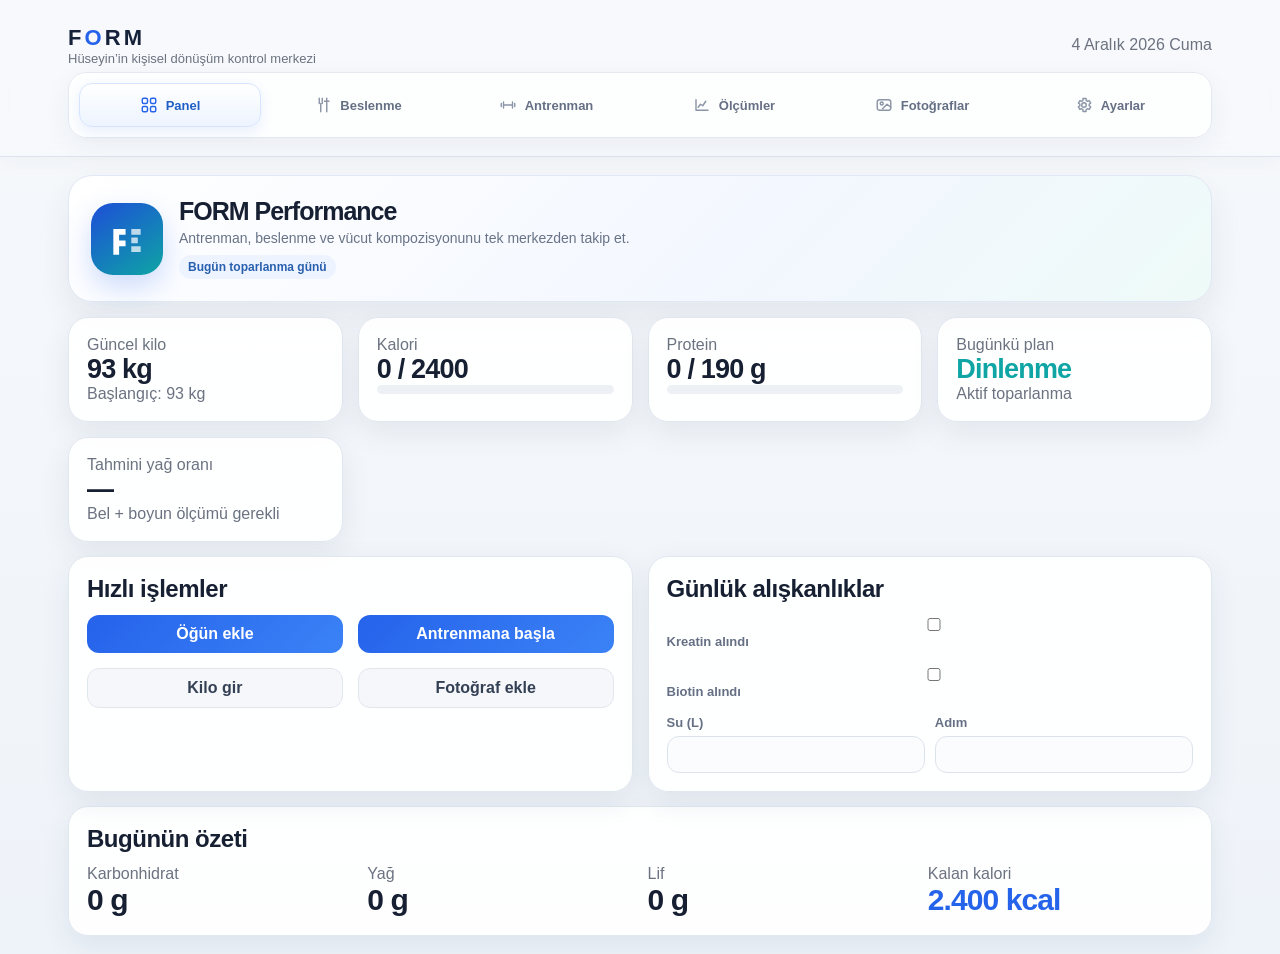
<file: legacy/app-base-v2.html>
<!DOCTYPE html>
<html lang="tr">
<head>
<meta charset="UTF-8" />
<meta name="viewport" content="width=device-width, initial-scale=1.0" />
<title>FORM — Kişisel Spor & Beslenme Takibi</title>
<style>
:root{--bg:#f4f7fb;--bg2:#eef3f9;--card:#ffffff;--card2:#f8fafc;--muted:#6b7280;--text:#172033;--accent:#2563eb;--accent2:#0ea5a4;--accentSoft:#eaf2ff;--danger:#e45858;--warn:#d89b27;--border:#e1e7ef;--shadow:0 10px 30px rgba(31,50,81,.08)}
*{box-sizing:border-box}body{margin:0;font-family:Inter,-apple-system,BlinkMacSystemFont,"Segoe UI",Roboto,Arial,sans-serif;background:linear-gradient(180deg,#f7f9fc 0,#eef3f9 100%);color:var(--text);min-height:100vh}
header{position:sticky;top:0;z-index:10;background:rgba(255,255,255,.88);backdrop-filter:blur(18px);border-bottom:1px solid rgba(225,231,239,.9);box-shadow:0 4px 20px rgba(31,50,81,.04)}
.wrap{max-width:1180px;margin:auto;padding:18px}.topbar{display:flex;align-items:center;justify-content:space-between;gap:12px}.brand{font-size:22px;font-weight:900;letter-spacing:.14em;color:#16213a}.brand span{color:var(--accent)}
.nav{display:flex;gap:8px;overflow:auto;padding:13px 0 3px}.nav button{white-space:nowrap;border:1px solid transparent;background:transparent;color:#667085;padding:9px 13px;border-radius:12px;cursor:pointer;font-weight:650;transition:.2s}.nav button:hover{background:#f2f5f9;color:var(--text)}.nav button.active{background:var(--accentSoft);color:var(--accent);border-color:#d8e5ff;font-weight:800}
.grid{display:grid;gap:15px}.g2{grid-template-columns:repeat(2,minmax(0,1fr))}.g3{grid-template-columns:repeat(3,minmax(0,1fr))}.g4{grid-template-columns:repeat(4,minmax(0,1fr))}@media(max-width:800px){.g2,.g3,.g4{grid-template-columns:1fr}.topbar{align-items:flex-start;flex-direction:column}.wrap{padding:13px}.row{flex-wrap:wrap}.row>*{min-width:140px}}
.card{background:rgba(255,255,255,.96);border:1px solid var(--border);border-radius:20px;padding:18px;box-shadow:var(--shadow)}.card h2,.card h3{margin:0 0 12px;letter-spacing:-.02em}.muted{color:var(--muted)}.big{font-size:30px;font-weight:850;letter-spacing:-.03em}.kpi{font-size:27px;font-weight:850;letter-spacing:-.03em}.accent{color:var(--accent)}.blue{color:var(--accent2)}
button,.btn{font:inherit}.primary,.secondary,.danger{border:none;border-radius:12px;padding:10px 15px;cursor:pointer;font-weight:750;transition:.18s;box-shadow:none}.primary{background:linear-gradient(135deg,#2563eb,#3b82f6);color:white}.primary:hover{transform:translateY(-1px);box-shadow:0 8px 18px rgba(37,99,235,.18)}.secondary{background:#f5f7fa;color:#344054;border:1px solid var(--border)}.danger{background:#fff1f1;color:#b83d3d;border:1px solid #ffd9d9}.small{padding:7px 9px;font-size:13px}
input,select,textarea{width:100%;background:#fbfcfe;color:var(--text);border:1px solid #dce3ec;border-radius:12px;padding:10px 11px;outline:none;transition:.18s}input:focus,select:focus,textarea:focus{border-color:#8bb5ff;box-shadow:0 0 0 3px rgba(37,99,235,.09);background:#fff}label{display:block;font-size:13px;color:#667085;margin-bottom:6px;font-weight:600}.row{display:flex;gap:10px;align-items:end}.row>*{flex:1}.row .fit{flex:0 0 auto}.stack{display:flex;flex-direction:column;gap:10px}.hidden{display:none!important}
.progress{height:9px;background:#edf1f6;border-radius:999px;overflow:hidden}.progress>div{height:100%;background:linear-gradient(90deg,var(--accent),#5b8def);border-radius:999px}.list{display:flex;flex-direction:column;gap:9px}.item{display:flex;justify-content:space-between;gap:10px;padding:11px 13px;border:1px solid #e5eaf1;border-radius:14px;background:#fbfcfe}.item strong{display:block}.pill{display:inline-block;padding:4px 8px;border-radius:999px;background:#edf4ff;color:#3d68a8;font-size:12px;font-weight:650}.table{width:100%;border-collapse:collapse}.table th,.table td{text-align:left;padding:10px;border-bottom:1px solid #edf0f4;font-size:14px}.table th{color:#7b8494;font-weight:650}.tabs{display:flex;gap:8px;flex-wrap:wrap}.tabs button{background:#f4f6f9;color:#596273;border:1px solid #e3e8ef;padding:8px 11px;border-radius:10px}.tabs button.active{background:#e9f6f5;color:#087c7a;border-color:#cdebea;font-weight:750}.photo-grid{display:grid;grid-template-columns:repeat(auto-fill,minmax(160px,1fr));gap:12px}.photo-card img{width:100%;aspect-ratio:3/4;object-fit:cover;border-radius:14px;background:#eef2f6}.right{text-align:right}.note{border-left:4px solid var(--accent2);padding:10px 12px;background:#effaf9;border-radius:10px;color:#365b5a}.divider{height:1px;background:var(--border);margin:14px 0}.toast{position:fixed;right:18px;bottom:18px;background:#172033;color:white;border:1px solid #26334b;padding:12px 15px;border-radius:12px;display:none;z-index:20;box-shadow:0 12px 30px rgba(23,32,51,.2)}
.quick-foods{display:flex;gap:8px;overflow-x:auto;padding:2px 0 12px}.quick-foods button{flex:0 0 auto}.search-panel{display:none;margin-top:8px}.search-panel.open{display:block}.timer{font-variant-numeric:tabular-nums;font-size:28px;font-weight:850}.cardio-grid{display:grid;grid-template-columns:repeat(3,1fr);gap:9px}@media(max-width:600px){.cardio-grid{grid-template-columns:1fr 1fr}}

.form-guide{margin-top:10px;border-top:1px solid #edf0f4;padding-top:10px}
.form-guide details{background:#f8fafc;border:1px solid #e5eaf1;border-radius:14px;padding:10px 12px}
.form-guide summary{cursor:pointer;font-weight:750;color:#344054;list-style:none}
.form-guide summary::-webkit-details-marker{display:none}
.guide-grid{display:grid;grid-template-columns:1fr 1fr;gap:10px;margin-top:10px}
.guide-box{background:#fff;border:1px solid #e6ebf2;border-radius:12px;padding:10px}
.video-link{display:inline-flex;align-items:center;gap:6px;margin-top:10px;text-decoration:none}
.rest-dock{position:sticky;bottom:72px;z-index:6;margin:10px 0}
.rest-box{display:flex;align-items:center;justify-content:space-between;gap:12px;background:#172033;color:white;border-radius:16px;padding:12px 14px;box-shadow:0 12px 28px rgba(23,32,51,.18)}
.rest-time{font-variant-numeric:tabular-nums;font-size:28px;font-weight:900}
@media(max-width:600px){.guide-grid{grid-template-columns:1fr}.rest-box{padding:10px 12px}.rest-time{font-size:24px}}

/* Premium app navigation */
header{position:sticky;top:0;z-index:30;background:rgba(247,249,252,.82);backdrop-filter:blur(18px);-webkit-backdrop-filter:blur(18px);border-bottom:1px solid rgba(218,225,235,.9)}
.topbar{min-height:54px}
.nav{display:grid;grid-template-columns:repeat(6,minmax(0,1fr));gap:6px;padding:10px;background:rgba(255,255,255,.72);border:1px solid #e4e9f1;border-radius:18px;box-shadow:0 8px 28px rgba(31,50,81,.06);overflow:visible}
.nav button{display:flex;align-items:center;justify-content:center;gap:8px;min-height:44px;white-space:nowrap;border:1px solid transparent;background:transparent;color:#667085;padding:9px 11px;border-radius:13px;cursor:pointer;font-weight:720;transition:background .18s,color .18s,border-color .18s}
.nav button.active{background:linear-gradient(180deg,#fff,#edf4ff);color:#1f5fc5;border-color:#d5e4ff;box-shadow:0 5px 14px rgba(37,99,235,.09)}
.nav-icon{width:18px;height:18px;display:inline-flex;color:#8b95a6}.nav-icon svg{width:18px;height:18px;stroke:currentColor;stroke-width:1.9;fill:none;stroke-linecap:round;stroke-linejoin:round}.nav button.active .nav-icon{color:#2563eb}.nav-label{font-size:13px}
@media(max-width:800px){body{padding-bottom:82px}header{position:static;background:transparent;border-bottom:none;backdrop-filter:none}.nav{position:fixed;left:10px;right:10px;bottom:10px;z-index:50;grid-template-columns:repeat(6,1fr);gap:2px;padding:7px 5px calc(7px + env(safe-area-inset-bottom));border-radius:20px;background:rgba(255,255,255,.94);backdrop-filter:blur(20px);-webkit-backdrop-filter:blur(20px);box-shadow:0 18px 50px rgba(26,39,64,.18),0 0 0 1px rgba(218,225,235,.9)}.nav button{min-width:0;min-height:54px;padding:6px 2px;gap:4px;flex-direction:column;border-radius:14px}.nav button.active{background:#edf4ff;box-shadow:none}.nav-icon,.nav-icon svg{width:19px;height:19px}.nav-label{font-size:10px;font-weight:760}}


.hero-brand{display:grid;grid-template-columns:auto 1fr;gap:16px;align-items:center;padding:22px;background:linear-gradient(135deg,#fff 0%,#f3f7ff 58%,#eefaf8 100%);border:1px solid #dfe8f4;border-radius:24px;box-shadow:0 14px 34px rgba(31,50,81,.08);margin-bottom:15px}
.form-mark{width:72px;height:72px;border-radius:22px;background:linear-gradient(145deg,#1d4ed8,#0ea5a4);display:grid;place-items:center;color:#fff;box-shadow:0 12px 28px rgba(37,99,235,.22)}
.form-mark svg{width:46px;height:46px}.hero-brand h1{font-size:25px;line-height:1.05;margin:0 0 6px;letter-spacing:-.04em}.hero-brand p{margin:0;color:#687386;font-size:14px}.hero-tag{display:inline-flex;margin-top:9px;padding:5px 9px;border-radius:999px;background:#edf4ff;color:#285fae;font-size:12px;font-weight:750}
.chart-wrap{position:relative;width:100%;height:280px;margin-top:8px}.chart-wrap canvas{width:100%;height:100%}.chart-legend{display:flex;gap:12px;flex-wrap:wrap;margin-top:8px;font-size:12px;color:#667085}.bodyfat-note{font-size:12px;color:#7b8494;margin-top:7px;line-height:1.45}
@media(max-width:600px){.hero-brand{grid-template-columns:auto 1fr;padding:17px}.form-mark{width:58px;height:58px;border-radius:18px}.form-mark svg{width:38px;height:38px}.hero-brand h1{font-size:20px}.chart-wrap{height:230px}}
</style>
<style>
.meal-tabs{display:flex;gap:8px;overflow-x:auto;padding:2px 0 12px;scrollbar-width:none}.meal-tabs::-webkit-scrollbar{display:none}.meal-tabs button{flex:0 0 auto;border:1px solid #e0e7f0;background:#f7f9fc;color:#596273;padding:9px 13px;border-radius:999px;font-weight:700}.meal-tabs button.active{background:#172033;color:#fff;border-color:#172033}.food-toolbar{display:grid;grid-template-columns:2fr 1fr;gap:9px;margin-bottom:10px}.food-results{display:flex;flex-direction:column;gap:7px;max-height:360px;overflow:auto}.food-pick{width:100%;display:flex;justify-content:space-between;align-items:center;gap:10px;text-align:left;border:1px solid #e5eaf1;background:#fff;border-radius:14px;padding:11px 12px;cursor:pointer}.food-pick:hover{border-color:#b9d0fa;background:#fbfdff}.category-chip{flex:0 0 auto;font-size:11px;padding:5px 7px;border-radius:999px;background:#eff7f6;color:#167572}.meal-active{border-color:#b9d0fa;box-shadow:0 10px 30px rgba(37,99,235,.10)}
.workout-card{background:#fff;border:1px solid var(--border);border-radius:18px;padding:15px;margin-bottom:11px;box-shadow:var(--shadow)}.exercise-head{display:flex;justify-content:space-between;gap:10px;align-items:flex-start;margin-bottom:10px}.set-table{width:100%;border-collapse:separate;border-spacing:0 6px}.set-table th{font-size:11px;color:#8a93a3;padding:2px 5px}.set-table td{padding:2px 5px}.set-table input{min-width:68px;padding:9px 7px;text-align:center}.set-num{font-weight:800;text-align:center}.prev-cell{white-space:nowrap;color:#667085;font-size:13px}.set-done{text-align:center}.set-done input{width:22px;min-width:22px;height:22px}.exercise-note{margin-top:8px}.workout-footer{position:sticky;bottom:10px;padding:8px 0 2px;z-index:5}.workout-footer button{width:100%;padding:13px}
@media(max-width:600px){.food-toolbar{grid-template-columns:1fr}.card{border-radius:16px;padding:14px}.food-results{max-height:300px}.food-pick{padding:12px 10px}.food-pick .muted{font-size:11px}.category-chip{display:none}.meal-tabs{margin-left:-2px;margin-right:-2px}.meal-tabs button{padding:9px 12px}.set-table th:nth-child(2),.set-table td:nth-child(2){display:none}.set-table input{min-width:55px;padding:9px 4px}.workout-card{padding:12px}.kpi{font-size:24px}}
.quick-foods{display:flex;gap:8px;overflow-x:auto;padding:2px 0 12px}.quick-foods button{flex:0 0 auto}.search-panel{display:none;margin-top:8px}.search-panel.open{display:block}.timer{font-variant-numeric:tabular-nums;font-size:28px;font-weight:850}.cardio-grid{display:grid;grid-template-columns:repeat(3,1fr);gap:9px}@media(max-width:600px){.cardio-grid{grid-template-columns:1fr 1fr}}
</style>

</head>
<body>
<header><div class="wrap"><div class="topbar"><div><div class="brand">F<span>O</span>RM</div><div class="muted" style="font-size:13px">Hüseyin’in kişisel dönüşüm kontrol merkezi</div></div><div id="todayText" class="muted"></div></div><div class="nav" id="mainNav"></div></div></header>
<main class="wrap" id="app"></main><div id="toast" class="toast"></div>
<script>
const APP_VERSION='1.4.0';
const makeFood=(name,category,kcal,protein,carb,fat,servingG=100,unit='g',fiber=0,brand='Genel')=>({name,category,brand,unit,servingG,kcal,protein,carb,fat,fiber,sugar:0,sodium:0,potassium:0,calcium:0,iron:0,magnesium:0,vitC:0,vitD:0});
const defaultFoods=[
makeFood('Yulaf','Tahıl',389,16.9,66.3,6.9,100,'g',10.6),makeFood('Pirinç beyaz (pişmiş)','Tahıl',130,2.7,28.2,.3),makeFood('Basmati pirinç (pişmiş)','Tahıl',121,3.5,25.2,.4),makeFood('Bulgur (pişmiş)','Tahıl',83,3.1,18.6,.2,100,'g',4.5),makeFood('Kinoa (pişmiş)','Tahıl',120,4.4,21.3,1.9,100,'g',2.8),makeFood('Makarna (pişmiş)','Tahıl',158,5.8,30.9,.9),makeFood('Tam buğday makarna (pişmiş)','Tahıl',149,6,30.1,1.7,100,'g',3.9),makeFood('Ekmek tam buğday','Ekmek',247,13,41,4.2,30,'dilim',7),makeFood('Beyaz ekmek','Ekmek',266,8.9,49.4,3.3,30,'dilim',2.7),makeFood('Çavdar ekmeği','Ekmek',259,8.5,48.3,3.3,30,'dilim',5.8),makeFood('Lavaş','Ekmek',290,8.9,56,3.2,70,'adet',2.3),makeFood('Pirinç patlağı','Atıştırmalık',387,8,81,2.8,9,'adet',4.2),
makeFood('Tavuk göğsü (pişmiş)','Et & Tavuk',165,31,0,3.6),makeFood('Tavuk but derisiz (pişmiş)','Et & Tavuk',209,26,0,10.9),makeFood('Hindi göğsü (pişmiş)','Et & Tavuk',135,29,0,1.6),makeFood('Dana yağsız kıyma %5','Et & Tavuk',172,26,0,7),makeFood('Dana bonfile (pişmiş)','Et & Tavuk',218,29,0,10),makeFood('Dana antrikot (pişmiş)','Et & Tavuk',291,24.9,0,21.8),makeFood('Kuzu eti yağsız','Et & Tavuk',206,28,0,9.5),makeFood('Köfte ev yapımı','Et & Tavuk',230,22,5,14),
makeFood('Somon','Balık',208,20,0,13),makeFood('Ton balığı suda','Balık',116,25.5,0,.8),makeFood('Ton balığı yağda süzülmüş','Balık',198,29,0,8.2),makeFood('Levrek','Balık',124,23.6,0,2.6),makeFood('Çipura','Balık',128,21,0,4.8),makeFood('Karides','Balık',99,24,0,.3),
makeFood('Yumurta','Yumurta & Süt',143,12.6,.7,9.5,50,'adet'),makeFood('Yumurta beyazı','Yumurta & Süt',52,10.9,.7,.2),makeFood('Süt yarım yağlı','Yumurta & Süt',46,3.4,4.8,1.5,200,'bardak'),makeFood('Laktozsuz süt yarım yağlı','Yumurta & Süt',46,3.4,4.8,1.5,200,'bardak'),makeFood('Yoğurt','Yumurta & Süt',61,3.5,4.7,3.3),makeFood('Süzme yoğurt','Yumurta & Süt',97,9,3.9,5),makeFood('Greek yoğurt light','Yumurta & Süt',73,9.9,3.9,1.9),makeFood('Kefir','Yumurta & Süt',55,3.3,4.7,2.5,200,'bardak'),makeFood('Lor peyniri','Yumurta & Süt',90,17,3,1.5),makeFood('Light beyaz peynir','Yumurta & Süt',170,20,4,8),makeFood('Kaşar peyniri','Yumurta & Süt',404,25,1.3,33),makeFood('Cottage cheese','Yumurta & Süt',98,11.1,3.4,4.3),
makeFood('Whey protein','Sporcu Gıdası',400,80,8,6,30,'ölçek'),makeFood('Whey isolate','Sporcu Gıdası',367,87,3,2,30,'ölçek'),makeFood('Kazein protein','Sporcu Gıdası',370,78,10,3,30,'ölçek'),makeFood('Protein bar','Sporcu Gıdası',350,30,35,10,60,'adet',8),makeFood('Karbonhidrat tozu / maltodekstrin','Sporcu Gıdası',380,0,95,0,30,'ölçek'),
makeFood('Patates haşlanmış','Sebze & Bakliyat',87,1.9,20.1,.1),makeFood('Tatlı patates','Sebze & Bakliyat',86,1.6,20.1,.1,100,'g',3),makeFood('Mercimek (pişmiş)','Sebze & Bakliyat',116,9,20.1,.4,100,'g',7.9),makeFood('Nohut (pişmiş)','Sebze & Bakliyat',164,8.9,27.4,2.6,100,'g',7.6),makeFood('Kuru fasulye (pişmiş)','Sebze & Bakliyat',127,8.7,22.8,.5,100,'g',6.4),makeFood('Bezelye','Sebze & Bakliyat',81,5.4,14.5,.4,100,'g',5.1),makeFood('Mısır','Sebze & Bakliyat',96,3.4,21,1.5,100,'g',2.4),makeFood('Brokoli','Sebze & Bakliyat',35,2.4,7.2,.4,100,'g',3.3),makeFood('Ispanak','Sebze & Bakliyat',23,2.9,3.6,.4,100,'g',2.2),makeFood('Domates','Sebze & Bakliyat',18,.9,3.9,.2),makeFood('Salatalık','Sebze & Bakliyat',15,.7,3.6,.1),makeFood('Avokado','Sebze & Bakliyat',160,2,8.5,14.7,100,'g',6.7),
makeFood('Muz','Meyve',89,1.1,22.8,.3,118,'adet',2.6),makeFood('Elma','Meyve',52,.3,13.8,.2,182,'adet',2.4),makeFood('Portakal','Meyve',47,.9,11.8,.1,140,'adet',2.4),makeFood('Çilek','Meyve',32,.7,7.7,.3,100,'g',2),makeFood('Yaban mersini','Meyve',57,.7,14.5,.3,100,'g',2.4),makeFood('Orman meyveleri karışık','Meyve',50,1,11,.5,100,'g',4),makeFood('Kivi','Meyve',61,1.1,14.7,.5,75,'adet',3),makeFood('Üzüm','Meyve',69,.7,18.1,.2),makeFood('Ananas','Meyve',50,.5,13.1,.1),makeFood('Karpuz','Meyve',30,.6,7.6,.2),
makeFood('Badem','Kuruyemiş',579,21.2,21.6,49.9,100,'g',12.5),makeFood('Ceviz','Kuruyemiş',654,15.2,13.7,65.2,100,'g',6.7),makeFood('Fındık','Kuruyemiş',628,15,16.7,60.8,100,'g',9.7),makeFood('Antep fıstığı','Kuruyemiş',562,20.2,27.2,45.3,100,'g',10.6),makeFood('Fıstık ezmesi','Kuruyemiş',588,25,20,50,100,'g',6),makeFood('Tahin','Kuruyemiş',595,17,21,54,100,'g',9.3),
makeFood('Zeytinyağı','Yağ & Sos',884,0,0,100),makeFood('Tereyağı','Yağ & Sos',717,.9,.1,81.1),makeFood('Bal','Tatlı & Ekstra',304,.3,82.4,0,15,'yemek kaşığı'),makeFood('Pekmez','Tatlı & Ekstra',290,1,74,0,15,'yemek kaşığı'),makeFood('Bitter çikolata %70','Tatlı & Ekstra',598,7.8,45.9,42.6,20,'porsiyon',10.9),makeFood('Granola','Tahıl',471,10,64,20,50,'porsiyon',7),makeFood('Chia tohumu','Kuruyemiş',486,16.5,42.1,30.7,15,'yemek kaşığı',34.4)
];
const defaultProgram={
'Upper A':[
{name:'Incline Chest Press',sets:3,reps:'6-10',rir:'1-2'},{name:'Lat Pulldown',sets:3,reps:'6-10',rir:'1-2'},{name:'Machine Chest Press',sets:3,reps:'8-12',rir:'1-2'},{name:'Seated Cable Row',sets:3,reps:'8-12',rir:'1-2'},{name:'Cable Fly — Low to High',sets:2,reps:'12-15',rir:'1-2'},{name:'Cable / DB Lateral Raise',sets:3,reps:'12-20',rir:'1'},{name:'Triceps Pushdown',sets:2,reps:'10-15',rir:'1'},{name:'Cable / Biceps Curl',sets:2,reps:'10-15',rir:'1'}],
'Lower A':[
{name:'Back Squat',sets:3,reps:'5-8',rir:'2'},{name:'Leg Press',sets:3,reps:'8-12',rir:'1-2'},{name:'Romanian Deadlift',sets:3,reps:'8-10',rir:'2'},{name:'Leg Curl',sets:2,reps:'10-15',rir:'1-2'},{name:'Calf Raise',sets:3,reps:'10-15',rir:'1'},{name:'Cable Crunch',sets:3,reps:'10-15',rir:'1-2'}],
'Upper B':[
{name:'Neutral / Close Grip Lat Pulldown',sets:3,reps:'8-12',rir:'1-2'},{name:'Incline Dumbbell Press',sets:3,reps:'8-12',rir:'1-2'},{name:'Chest Supported Row',sets:3,reps:'8-12',rir:'1-2'},{name:'Machine Shoulder Press',sets:2,reps:'8-12',rir:'1-2'},{name:'Single-Arm Cable Lat Pulldown',sets:2,reps:'10-15',rir:'1'},{name:'Lateral Raise',sets:4,reps:'12-20',rir:'0-1'},{name:'Reverse Pec Deck',sets:3,reps:'12-20',rir:'1'},{name:'Hammer Curl',sets:2,reps:'10-15',rir:'1'},{name:'Overhead Cable Triceps Extension',sets:2,reps:'10-15',rir:'1'}],
'Lower B':[
{name:'Hack Squat / Leg Press',sets:3,reps:'8-12',rir:'1-2'},{name:'Romanian Deadlift',sets:3,reps:'6-10',rir:'1-2'},{name:'Bulgarian Split Squat',sets:2,reps:'8-12',rir:'1-2'},{name:'Seated / Lying Leg Curl',sets:3,reps:'10-15',rir:'1'},{name:'Calf Raise',sets:3,reps:'12-15',rir:'1'},{name:'Hanging Knee / Leg Raise',sets:3,reps:'10-15',rir:'1-2'}]
};
function seed(){return {version:APP_VERSION,profile:{name:'Hüseyin',height:181,startWeight:93,startDate:'2026-07-19'},targets:{kcal:2400,protein:190,carb:230,fat:70,fiber:30,water:4},foods:defaultFoods,meals:{},workouts:[],measurements:[{date:'2026-07-19',weight:93,waist:'',navel:'',neck:'',chest:'',armR:'',armL:'',thighR:'',thighL:'',note:'Başlangıç'}],photos:[],habits:{},program:defaultProgram,settings:{trainingDays:{1:'Upper A',2:'Lower A',4:'Upper B',6:'Lower B'},foodUsage:{}}};}
let db=JSON.parse(localStorage.getItem('formDB')||'null')||seed();
function migrateDB(){
  db.profile=db.profile||seed().profile; db.targets={...seed().targets,...(db.targets||{})}; db.meals=db.meals||{}; db.workouts=db.workouts||[]; db.measurements=db.measurements||[]; db.photos=db.photos||[]; db.habits=db.habits||{}; db.settings=db.settings||{}; db.settings.foodUsage=db.settings.foodUsage||{};
  const existing=new Map((db.foods||[]).map(f=>[(f.name||'').toLocaleLowerCase('tr-TR'),f]));
  defaultFoods.forEach(f=>{if(!existing.has(f.name.toLocaleLowerCase('tr-TR'))) (db.foods=db.foods||[]).push(f)});
  db.foods=(db.foods||defaultFoods).map(f=>({...f,category:f.category||'Diğer'}));
  db.program=db.program||defaultProgram; db.settings.trainingDays=db.settings.trainingDays||{1:'Upper A',2:'Lower A',4:'Upper B',6:'Lower B'}; db.version=APP_VERSION; save();
}
migrateDB();
function save(){localStorage.setItem('formDB',JSON.stringify(db));}
const pages=['Panel','Beslenme','Antrenman','Ölçümler','Fotoğraflar','Ayarlar'];let current='Panel';
const fmt=(n,d=0)=>Number(n||0).toLocaleString('tr-TR',{maximumFractionDigits:d});
const dateKey=()=>new Date().toISOString().slice(0,10);const today=dateKey();
function toast(t){const el=document.getElementById('toast');el.textContent=t;el.style.display='block';setTimeout(()=>el.style.display='none',1800)}
function nutrientTotals(items=[]){let t={kcal:0,protein:0,carb:0,fat:0,fiber:0,sugar:0,sodium:0,potassium:0,calcium:0,iron:0,magnesium:0,vitC:0,vitD:0};items.forEach(i=>{const f=db.foods[i.foodIndex];if(!f)return;let grams=i.unit==='g'?Number(i.qty):Number(i.qty)*Number(f.servingG);let r=grams/100;Object.keys(t).forEach(k=>t[k]+=Number(f[k]||0)*r)});return t}
function allMealsForDay(d){return Object.values(db.meals[d]||{}).flat()}
const navIconSvg={
'Panel':'<svg viewBox="0 0 24 24"><rect x="3" y="3" width="7" height="7" rx="2"/><rect x="14" y="3" width="7" height="7" rx="2"/><rect x="3" y="14" width="7" height="7" rx="2"/><rect x="14" y="14" width="7" height="7" rx="2"/></svg>',
'Beslenme':'<svg viewBox="0 0 24 24"><path d="M7 3v7M11 3v7M9 10v11M17 3v18M14 7h6"/></svg>',
'Antrenman':'<svg viewBox="0 0 24 24"><path d="M6 8v8M18 8v8M3 10v4M21 10v4M6 12h12"/></svg>',
'Ölçümler':'<svg viewBox="0 0 24 24"><path d="M4 19V5M4 19h16M7 15l3-4 3 2 4-6"/></svg>',
'Fotoğraflar':'<svg viewBox="0 0 24 24"><rect x="3" y="5" width="18" height="14" rx="3"/><circle cx="9" cy="10" r="2"/><path d="m21 15-5-4-6 6"/></svg>',
'Ayarlar':'<svg viewBox="0 0 24 24"><circle cx="12" cy="12" r="3"/><path d="M19 12a7 7 0 0 0-.1-1l2-1.5-2-3.4-2.4 1A7 7 0 0 0 15 6l-.3-2.6h-4L10.5 6A7 7 0 0 0 9 7.1l-2.4-1-2 3.4L6.5 11a7 7 0 0 0 0 2l-2 1.5 2 3.4 2.4-1A7 7 0 0 0 10.5 18l.2 2.6h4L15 18a7 7 0 0 0 1.5-1.1l2.4 1 2-3.4-2-1.5a7 7 0 0 0 .1-1Z"/></svg>'};
function nav(){mainNav.innerHTML=pages.map(p=>`<button class="${p===current?'active':''}" onclick="go('${p}')" aria-label="${p}"><span class="nav-icon">${navIconSvg[p]||''}</span><span class="nav-label">${p}</span></button>`).join('')}
function go(p){current=p;nav();render()}
function render(){document.getElementById('todayText').textContent=new Date().toLocaleDateString('tr-TR',{weekday:'long',day:'numeric',month:'long',year:'numeric'});({Panel:renderPanel,Beslenme:renderNutrition,Antrenman:renderWorkout,Ölçümler:renderMeasurements,Fotoğraflar:renderPhotos,Ayarlar:renderSettings}[current])()}

function estimateBodyFat(m){
 const waist=Number(m&&m.waist),neck=Number(m&&m.neck),height=Number((db.profile&&db.profile.height)||181);
 if(!waist||!neck||waist<=neck||!height)return null;
 const wi=waist/2.54,ni=neck/2.54,hi=height/2.54;
 const density=1.0324-0.19077*Math.log10(wi-ni)+0.15456*Math.log10(hi);
 const bf=495/density-450;
 return Number.isFinite(bf)&&bf>2&&bf<60?bf:null;
}
function fmtBF(v){return v==null?'—':fmt(v,1)+'%'}
function drawProgressChart(){
 const c=document.getElementById('progressChart');if(!c)return;
 const rows=[...db.measurements].filter(x=>x.date&&(x.weight||x.waist||estimateBodyFat(x)!=null)).sort((a,b)=>a.date.localeCompare(b.date));
 const ctx=c.getContext('2d'),rect=c.getBoundingClientRect(),dpr=window.devicePixelRatio||1;
 c.width=rect.width*dpr;c.height=rect.height*dpr;ctx.scale(dpr,dpr);
 const W=rect.width,H=rect.height,p={l:38,r:14,t:16,b:30};
 ctx.clearRect(0,0,W,H);
 if(rows.length<2){ctx.fillStyle='#7b8494';ctx.font='13px sans-serif';ctx.fillText('Grafik için en az 2 ölçüm gerekli.',16,32);return;}
 const series=[
  {vals:rows.map(x=>Number(x.weight)||null),stroke:'#2563eb'},
  {vals:rows.map(x=>Number(x.waist)||null),stroke:'#0ea5a4'},
  {vals:rows.map(x=>estimateBodyFat(x)),stroke:'#d97706'}
 ];
 const all=series.flatMap(a=>a.vals.filter(v=>v!=null));let min=Math.min(...all),max=Math.max(...all);const pad=Math.max(2,(max-min)*.12);min-=pad;max+=pad;
 const xAt=i=>p.l+(W-p.l-p.r)*(i/(rows.length-1));const yAt=v=>p.t+(H-p.t-p.b)*(max-v)/(max-min||1);
 ctx.strokeStyle='#e8edf3';ctx.lineWidth=1;
 for(let i=0;i<5;i++){const y=p.t+(H-p.t-p.b)*i/4;ctx.beginPath();ctx.moveTo(p.l,y);ctx.lineTo(W-p.r,y);ctx.stroke();}
 series.forEach(sr=>{ctx.strokeStyle=sr.stroke;ctx.lineWidth=2.2;ctx.beginPath();let pen=false;sr.vals.forEach((v,i)=>{if(v==null){pen=false;return;}const x=xAt(i),y=yAt(v);if(!pen){ctx.moveTo(x,y);pen=true}else ctx.lineTo(x,y)});ctx.stroke();});
}

function renderPanel(){const t=nutrientTotals(allMealsForDay(today));const latest=[...db.measurements].sort((a,b)=>b.date.localeCompare(a.date))[0]||{};const bf=estimateBodyFat(latest);const day=new Date().getDay();const plan=db.settings.trainingDays[day]||'Dinlenme';const habits=db.habits[today]||{};app.innerHTML=`
<div class="hero-brand"><div class="form-mark"><svg viewBox="0 0 64 64"><path d="M13 18h17v8H21v8h9v8h-9v12h-8V18Z" fill="currentColor"/><path d="M38 18h13v8H38zM38 30h9v8h-9zM38 42h13v8H38z" fill="rgba(255,255,255,.72)"/></svg></div><div><h1>FORM Performance</h1><p>Antrenman, beslenme ve vücut kompozisyonunu tek merkezden takip et.</p><span class="hero-tag">${plan==='Dinlenme'?'Bugün toparlanma günü':plan+' günü'}</span></div></div>
<div class="grid g4">
<div class="card"><div class="muted">Güncel kilo</div><div class="kpi">${fmt(latest.weight,1)} kg</div><div class="muted">Başlangıç: ${db.profile.startWeight} kg</div></div>
<div class="card"><div class="muted">Kalori</div><div class="kpi">${fmt(t.kcal)} / ${db.targets.kcal}</div><div class="progress"><div style="width:${Math.min(100,t.kcal/db.targets.kcal*100)}%"></div></div></div>
<div class="card"><div class="muted">Protein</div><div class="kpi">${fmt(t.protein)} / ${db.targets.protein} g</div><div class="progress"><div style="width:${Math.min(100,t.protein/db.targets.protein*100)}%"></div></div></div>
<div class="card"><div class="muted">Bugünkü plan</div><div class="kpi blue">${plan}</div><div class="muted">${plan==='Dinlenme'?'Aktif toparlanma':'Program hazır'}</div></div>
<div class="card"><div class="muted">Tahmini yağ oranı</div><div class="kpi">${fmtBF(bf)}</div><div class="muted">${bf==null?'Bel + boyun ölçümü gerekli':'Bel-boyun-boy tahmini'}</div></div>
</div>
<div class="grid g2" style="margin-top:14px">
<div class="card"><h2>Hızlı işlemler</h2><div class="grid g2"><button class="primary" onclick="go('Beslenme')">Öğün ekle</button><button class="primary" onclick="go('Antrenman')">Antrenmana başla</button><button class="secondary" onclick="quickWeight()">Kilo gir</button><button class="secondary" onclick="go('Fotoğraflar')">Fotoğraf ekle</button></div></div>
<div class="card"><h2>Günlük alışkanlıklar</h2><div class="stack">
<label><input type="checkbox" ${habits.creatine?'checked':''} onchange="habit('creatine',this.checked)"> Kreatin alındı</label>
<label><input type="checkbox" ${habits.biotin?'checked':''} onchange="habit('biotin',this.checked)"> Biotin alındı</label>
<div class="row"><div><label>Su (L)</label><input type="number" step="0.25" value="${habits.water||''}" onchange="habit('water',this.value)"></div><div><label>Adım</label><input type="number" value="${habits.steps||''}" onchange="habit('steps',this.value)"></div></div>
</div></div>
</div>
<div class="card" style="margin-top:14px"><h2>Bugünün özeti</h2><div class="grid g4"><div><span class="muted">Karbonhidrat</span><div class="big">${fmt(t.carb)} g</div></div><div><span class="muted">Yağ</span><div class="big">${fmt(t.fat)} g</div></div><div><span class="muted">Lif</span><div class="big">${fmt(t.fiber)} g</div></div><div><span class="muted">Kalan kalori</span><div class="big ${db.targets.kcal-t.kcal<0?'':'accent'}">${fmt(db.targets.kcal-t.kcal)} kcal</div></div></div></div>`}
function habit(k,v){db.habits[today]=db.habits[today]||{};db.habits[today][k]=v;save();render()}
function quickWeight(){const w=prompt('Bugünkü kilon (kg):');if(!w)return;db.measurements.push({date:today,weight:Number(w)});save();toast('Kilo kaydedildi');render()}
function renderNutrition(){const meals=['Kahvaltı','Öğle','Akşam','Ara Öğün','Antrenman Öncesi','Antrenman Sonrası'];const dayMeals=db.meals[today]||{};const total=nutrientTotals(allMealsForDay(today));window._meal=window._meal||'Kahvaltı';const active=window._meal;app.innerHTML=`
<div class="grid g3"><div class="card"><div class="muted">Kalori</div><div class="kpi">${fmt(total.kcal)} / ${db.targets.kcal}</div></div><div class="card"><div class="muted">Protein</div><div class="kpi">${fmt(total.protein)} / ${db.targets.protein} g</div></div><div class="card"><div class="muted">Makrolar</div><div><b>K:</b> ${fmt(total.carb)} g &nbsp; <b>Y:</b> ${fmt(total.fat)} g &nbsp; <b>Lif:</b> ${fmt(total.fiber)} g</div></div></div>
<div class="card" style="margin-top:14px"><h2>Hızlı besin ekle</h2><div class="meal-tabs">${meals.map(m=>`<button class="${m===active?'active':''}" onclick="window._meal='${m}';renderNutrition()">${m}</button>`).join('')}</div><div class="quick-foods">${quickFoods().map(({f,i})=>`<button class="secondary small" onclick="openFoodAdder(${i})">+ ${f.name}</button>`).join('')}</div><button class="secondary" onclick="toggleFoodSearch()">🔎 Tüm besinlerde ara</button><div id="foodSearchPanel" class="search-panel"><div class="food-toolbar" style="margin-top:10px"><input id="foodSearch" placeholder="Besin ara: tavuk, pirinç, whey..." oninput="filterFoodList()"><select id="foodCategory" onchange="filterFoodList()"><option value="">Tüm kategoriler</option>${[...new Set(db.foods.map(f=>f.category||'Diğer'))].sort().map(c=>`<option>${c}</option>`).join('')}</select></div><div id="foodResults" class="food-results"></div></div><div class="muted" style="margin-top:8px">Seçili öğün: <b class="accent">${active}</b>. Hızlı liste en sık kullandığın 12 besine göre zamanla kendini düzenler.</div></div>
<div class="grid g2" style="margin-top:14px">${meals.map(m=>mealCard(m,dayMeals[m]||[],m===active)).join('')}</div>
`}
function quickFoods(){const usage=db.settings.foodUsage||{};return db.foods.map((f,i)=>({f,i,n:usage[f.name]||0})).sort((a,b)=>b.n-a.n||a.i-b.i).slice(0,12)}
function toggleFoodSearch(){const p=document.getElementById('foodSearchPanel');p.classList.toggle('open');if(p.classList.contains('open')){filterFoodList();document.getElementById('foodSearch')?.focus()}}
function filterFoodList(){const el=document.getElementById('foodResults');if(!el)return;const q=(document.getElementById('foodSearch')?.value||'').toLocaleLowerCase('tr-TR');const cat=document.getElementById('foodCategory')?.value||'';const rows=db.foods.map((f,i)=>({f,i})).filter(({f})=>(!cat||f.category===cat)&&(!q||`${f.name} ${f.brand||''} ${f.category||''}`.toLocaleLowerCase('tr-TR').includes(q))).slice(0,60);el.innerHTML=rows.map(({f,i})=>`<button class="food-pick" onclick="openFoodAdder(${i})"><span><strong>${f.name}</strong><br><span class="muted">${fmt(f.kcal)} kcal • P ${fmt(f.protein,1)} • K ${fmt(f.carb,1)} • Y ${fmt(f.fat,1)} /100g</span></span><span class="category-chip">${f.category||'Diğer'}</span></button>`).join('')||'<div class="muted">Eşleşen besin yok.</div>'}
function openFoodAdder(fi){const f=db.foods[fi];const qty=prompt(`${f.name} — miktar (${f.unit==='g'?'gram':f.unit} veya standart porsiyon gramı ${f.servingG}g):`,f.unit==='g'?'100':'1');if(qty===null)return;const n=Number(String(qty).replace(',','.'));if(!n||n<0)return;const useServing=f.unit!=='g';addFood(fi,n,useServing?'serving':'g')}
function mealCard(name,items,active=false){const t=nutrientTotals(items);return `<div class="card ${active?'meal-active':''}" onclick="window._meal='${name}'"><div style="display:flex;justify-content:space-between;gap:8px"><div><h3>${name}</h3><div class="muted">${fmt(t.kcal)} kcal • P ${fmt(t.protein)} • K ${fmt(t.carb)} • Y ${fmt(t.fat)}</div></div><button class="secondary small" onclick="event.stopPropagation();window._meal='${name}';renderNutrition()">Buraya ekle</button></div><div class="list" style="margin-top:10px">${items.length?items.map((i,idx)=>{const f=db.foods[i.foodIndex];return `<div class="item"><div><strong>${f?.name||'Besin'}</strong><span class="muted">${i.qty} ${i.unit==='g'?'g':'porsiyon'}</span></div><button class="danger small" onclick="event.stopPropagation();removeFood('${name}',${idx})">Sil</button></div>`}).join(''):'<div class="muted">Kayıt yok.</div>'}</div></div>`}
function addFood(fi,qty,unit){const m=window._meal||'Kahvaltı';db.meals[today]=db.meals[today]||{};db.meals[today][m]=db.meals[today][m]||[];db.meals[today][m].push({foodIndex:fi,qty,unit});const fn=db.foods[fi]?.name;if(fn)db.settings.foodUsage[fn]=(db.settings.foodUsage[fn]||0)+1;save();toast(`${m}: besin eklendi`);renderNutrition()}
function removeFood(m,i){db.meals[today][m].splice(i,1);save();renderNutrition()}
function renderWorkout(){const day=new Date().getDay();const suggested=db.settings.trainingDays[day]||'Upper A';const selected=window._wk||suggested;window._wk=selected;const ex=db.program[selected]||[];const last=db.workouts.filter(w=>w.type===selected).slice(-1)[0];const running=!!window._workoutStart;app.innerHTML=`
<div class="card"><div class="row"><div><label>Antrenman</label><select ${running?'disabled':''} onchange="window._wk=this.value;renderWorkout()">${Object.keys(db.program).map(k=>`<option ${k===selected?'selected':''}>${k}</option>`).join('')}</select></div><div><label>Tarih</label><input id="workoutDate" type="date" value="${today}"></div></div>${last?`<div class="note" style="margin-top:10px">Son ${selected}: ${last.date}. Önceki performans set satırlarında gösteriliyor.</div>`:''}<div style="margin-top:12px;display:flex;align-items:center;justify-content:space-between;gap:12px"><button id="startWorkoutBtn" class="primary" onclick="startWorkout()" ${running?'disabled':''}>${running?'Antrenman başladı':'Antrenmanı başlat'}</button><div><div class="muted">Süre</div><div id="workoutTimer" class="timer">${running?elapsedText():'00:00:00'}</div></div></div></div>
<div class="rest-dock"><div id="restBox" class="rest-box" style="display:none"><div><div style="font-weight:800">Dinlenme</div><div id="restLabel" style="font-size:12px;opacity:.75"></div></div><div id="restTimer" class="rest-time">00:00</div><button class="secondary small" onclick="skipRest()">Atla</button></div></div><div style="margin-top:14px">${ex.map((e,i)=>exerciseInput(e,i,last)).join('')}</div>${cardioSection()}<div class="workout-footer"><button class="primary" onclick="saveWorkout()">Antrenmanı bitir ve kaydet</button></div>`;if(running)startTimerTick()}
function startWorkout(){if(window._workoutStart)return;window._workoutStart=Date.now();renderWorkout()}
function elapsedSeconds(){return window._workoutStart?Math.max(0,Math.floor((Date.now()-window._workoutStart)/1000)):0}
function elapsedText(){const t=elapsedSeconds(),h=Math.floor(t/3600),m=Math.floor((t%3600)/60),sec=t%60;return [h,m,sec].map(x=>String(x).padStart(2,'0')).join(':')}
function startTimerTick(){clearInterval(window._timerInt);window._timerInt=setInterval(()=>{const e=document.getElementById('workoutTimer');if(e)e.textContent=elapsedText();else clearInterval(window._timerInt)},1000)}
function cardioSection(){return `<div class="card" style="margin-top:14px"><h2>Kardiyo finisher</h2><div class="cardio-grid"><div><label>Tür</label><select id="cardioType" onchange="cardioFields()"><option value="">Yapmadım</option><option>Yürüyüş</option><option>Eğimli yürüyüş</option><option>Koşu</option><option>Bisiklet</option><option>Eliptik</option><option>Kürek</option><option>İp atlama</option><option>Merdiven / StairMaster</option></select></div><div><label>Süre (dk)</label><input id="cardioMin" type="number" inputmode="numeric" min="0" placeholder="20"></div><div><label>Hız (km/s)</label><input id="cardioSpeed" type="number" inputmode="decimal" step="0.1" placeholder="6.0"></div><div><label>Eğim (%)</label><input id="cardioIncline" type="number" inputmode="decimal" step="0.5" placeholder="10"></div><div><label>Yoğunluk</label><select id="cardioIntensity"><option>Orta</option><option>Hafif</option><option>Yüksek</option></select></div></div><div class="muted" style="margin-top:9px">Kalori hesabı yaklaşık MET tahminidir; saat/göğüs bandı ölçümü değildir.</div></div>`}
function cardioFields(){}
function cardioData(){const type=document.getElementById('cardioType')?.value||'';const minutes=Number(document.getElementById('cardioMin')?.value)||0;const speed=Number(document.getElementById('cardioSpeed')?.value)||0;const incline=Number(document.getElementById('cardioIncline')?.value)||0;const intensity=document.getElementById('cardioIntensity')?.value||'Orta';if(!type||!minutes)return null;return {type,minutes,speed,incline,intensity,kcal:estimateCardio(type,minutes,speed,incline,intensity)}}
function currentWeight(){return Number((db.measurements||[]).filter(x=>x.weight).slice(-1)[0]?.weight||db.profile.startWeight||80)}
function estimateCardio(type,min,speed,incline,intensity){let met=5;const mult=intensity==='Hafif'?.8:intensity==='Yüksek'?1.25:1;if(type==='Yürüyüş')met=speed>=6?5:speed>=5?3.8:3.2;if(type==='Eğimli yürüyüş')met=5+Math.min(5,incline*.25)+(speed>=5.5?1:0);if(type==='Koşu')met=speed>=12?12:speed>=10?10:speed>=8?8.3:7;if(type==='Bisiklet')met=6.8;if(type==='Eliptik')met=5.5;if(type==='Kürek')met=7;if(type==='İp atlama')met=11.5;if(type.includes('Merdiven'))met=8.8;return Math.round(met*mult*3.5*currentWeight()/200*min)}

const exerciseGuides={
'Incline Chest Press':{rest:150,form:'Kürek kemiklerini geriye ve aşağı sabitle. Göğsü hafif yukarı çıkar, dirsekleri omuz hizasının biraz altında tut. Kontrollü in, üstte dirsekleri kilitlemeden göğsü sık.',load:'Ana kuvvet hareketlerinden biri. Orta-yüksek ağırlık kullan; 6-10 tekrar bandında form bozulmadan RIR 1-2. Son 1-2 tekrar zorlayıcı olmalı ama teknik dağılmamalı.'},
'Lat Pulldown':{rest:120,form:'Göğsü hafif yukarı kaldır. Barı boynun arkasına değil üst göğse doğru çek. Çekişi dirsekleri aşağı-cebe götürür gibi yap; belden aşırı geriye yatma.',load:'Orta-yüksek ağırlık. 6-10 tekrarda tam esneme ve lat kasılması korunmalı. Ağırlık uğruna yarım tekrar yapma.'},
'Machine Chest Press':{rest:120,form:'Omuzları geride ve aşağıda tut. Tutacakları göğüs orta hattına yakın konumdan it. Dirsekleri tamamen kilitlemeden kontrollü dön.',load:'Orta-yüksek ağırlık. 8-12 tekrar, RIR 1-2. Güvenli makine olduğu için son sette limite daha çok yaklaşabilirsin.'},
'Seated Cable Row':{rest:120,form:'Göğsü açık, omurgayı nötr tut. Tutacağı gövdene çekerken dirsekleri geriye sür, kürek kemiklerini sık. Dönüşte omuzları kontrollü öne uzat.',load:'Orta ağırlık. 8-12 tekrar. Momentum yerine tam germe-sıkma öncelikli.'},
'Cable Fly — Low to High':{rest:75,form:'Kabloları aşağıdan yukarı ve içeri doğru, üst göğüs hattına getir. Dirseklerde hafif sabit kırıklık tut. Omuzları öne yuvarlama.',load:'Düşük-orta ağırlık. 12-15 tekrar. Burada kilo kovalamıyoruz; üst göğüs hissi ve kontrollü negatif önemli.'},
'Cable / DB Lateral Raise':{rest:60,form:'Kolları yana kaldırırken dirsekleri hafif kır. Omuzları kulaklara çekme. Dirsekleri ellerden az önde tut ve omuz hizasının biraz üstüne çıkma.',load:'Düşük-orta ağırlık. 12-20 tekrar. Sallanma başlıyorsa ağırlık fazla. Yan omuzda yanma hedef.'},
'Triceps Pushdown':{rest:75,form:'Dirsekleri gövdeye sabitle. Sadece dirsek ekleminden aç. Altta tricepsi sık, dönüşte omuzları öne kaçırma.',load:'Orta ağırlık. 10-15 tekrar. Son sette RIR 0-1 kabul; form bozulursa kilo azalt.'},
'Cable / Biceps Curl':{rest:75,form:'Dirsekleri gövde yanında sabit tut. Omuzu öne taşıma. Tam açılmaya yakın esnet ve yukarıda bicepsi sık.',load:'Orta ağırlık. 10-15 tekrar. Salınım yok; son tekrarlar zor ama temiz olmalı.'},
'Back Squat':{rest:180,form:'Ayakları doğal açında yerleştir, nefes alıp karın içi basınç oluştur. Dizleri ayak yönünde takip ettir. Kalçayı kontrollü aşağı indir, gövdeyi sabit tut.',load:'Yüksek ama kontrollü ağırlık. 5-8 tekrar, RIR yaklaşık 2. Failure yok; teknik bozulmadan kuvvet üret.'},
'Leg Press':{rest:150,form:'Belini mindere sabitle. Dizleri ayaklarla aynı hatta indir. Kalçan minderden kalkacak kadar derine zorlama; üstte dizleri sert kilitleme.',load:'Orta-yüksek ağırlık. 8-12 tekrar. Tam ROM ve kontrollü negatif öncelikli.'},
'Romanian Deadlift':{rest:150,form:'Dizleri hafif kır, kalçayı geriye gönder. Bar/dambılları bacağa yakın tut. Bel nötr; hamstring gerilimi kaybolmadan aşağı in, kalçayı ileri sürerek kalk.',load:'Orta-yüksek ağırlık. 6-10 veya 8-10 tekrar. Bel yükleniyorsa ağırlığı azalt; hamstring gerilimi öncelik.'},
'Leg Curl':{rest:90,form:'Kalçayı pedden kaldırma. Topukları kalçaya doğru çekerken hamstringi sık. Dönüşü yavaş yap ve dizleri tam kontrol et.',load:'Orta ağırlık. 10-15 tekrar. Son sette RIR 1 civarı.'},
'Calf Raise':{rest:75,form:'Aşağıda topuğu kontrollü indirip baldırı tamamen esnet. Yukarıda parmak ucuna yükselip 1 saniye sık. Sekme yapma.',load:'Orta-yüksek ağırlık. 10-15 tekrar. Tam hareket açıklığı ağırlıktan daha önemli.'},
'Cable Crunch':{rest:60,form:'Kalçayı sabit tut. Gövdeyi kalçadan değil omurgadan kıvırarak kaburgaları pelvise yaklaştır. Boyundan çekme.',load:'Orta ağırlık. 10-15 tekrar. Karın kasını gerçekten kısaltabildiğin ağırlığı kullan.'},
'Neutral / Close Grip Lat Pulldown':{rest:120,form:'Nötr/dar tutuşla göğsü açık tut. Dirsekleri aşağı ve geriye çek. Üstte kolları kontrollü uzatıp latı esnet.',load:'Orta ağırlık. 8-12 tekrar. Tüm tekrarlar aynı mesafede olsun.'},
'Incline Dumbbell Press':{rest:150,form:'Bench açısını yaklaşık 20-35° tut. Kürek kemiklerini sabitle, dambılları üst göğüs hattına indir ve yukarı doğru kontrollü it.',load:'Orta-yüksek ağırlık. 8-12 tekrar, RIR 1-2. Dambılları dengeleyemiyorsan ağırlığı düşür.'},
'Chest Supported Row':{rest:120,form:'Göğsü desteğe sabitle. Omuzları kulaklara çekmeden dirsekleri geriye sür. Üstte kürek kemiklerini sık, dönüşte tam uzat.',load:'Orta-yüksek ağırlık. 8-12 tekrar. Gövde hareketi olmadığı için sırta temiz yük ver.'},
'Machine Shoulder Press':{rest:150,form:'Belini aşırı çukurlaştırma. Tutacakları kulak-omuz hizasından yukarı it. Dirsekleri tamamen kilitlemeden kontrollü indir.',load:'Orta-yüksek ağırlık. 8-12 tekrar, RIR 1-2. Omuz ekleminde rahatsızlık varsa daha nötr tutuş kullan.'},
'Single-Arm Cable Lat Pulldown':{rest:75,form:'Tek kolu yukarıda tamamen uzat. Dirseği kalçaya doğru çekerek latı kısalt. Gövdeyi döndürmeden çalış.',load:'Düşük-orta ağırlık. 10-15 tekrar. Lat hissi kayboluyorsa kilo fazla.'},
'Lateral Raise':{rest:60,form:'Kolu yana kaldır, omuzu yukarı silkme. Dirsek hafif kırık ve elden az önde olsun. Kontrollü indir.',load:'Düşük-orta ağırlık. 12-20 tekrar. Son sette RIR 0-1 olabilir; momentum minimum.'},
'Reverse Pec Deck':{rest:75,form:'Göğsü pede sabitle. Kolları geriye açarken omuzları yükseltme. Hareketi arka omuzdan başlat, kürekleri aşırı sıkıştırma.',load:'Düşük-orta ağırlık. 12-20 tekrar. Arka omuz hissi öncelik.'},
'Hammer Curl':{rest:75,form:'Avuçlar birbirine bakacak şekilde dirsekleri sabit tut. Dambılları salınım yapmadan kaldır, kontrollü indir.',load:'Orta ağırlık. 10-15 tekrar. Son tekrarlar zor olabilir ama gövde savrulmasın.'},
'Overhead Cable Triceps Extension':{rest:75,form:'Dirsekleri baş yanında sabit tut. Kabloyu baş arkasından uzatarak dirsekleri aç. Omuz hareketini minimumda tut.',load:'Düşük-orta ağırlık. 10-15 tekrar. Uzun başta esneme hissi hedef.'},
'Hack Squat / Leg Press':{rest:150,form:'Ayak ve diz hattını koru. Kontrollü derinliğe in, bel/pelvisi pedden koparma. Yukarı çıkarken dizleri içeri düşürme.',load:'Orta-yüksek ağırlık. 8-12 tekrar, RIR 1-2. Bacakta mekanik gerilim hedef.'},
'Bulgarian Split Squat':{rest:120,form:'Öndeki ayağı yeterince ileri yerleştir. Gövdeyi kontrollü indir, ön diz ayak yönünü takip etsin. Ağırlığı ön bacakta tut.',load:'Orta ağırlık. 8-12 tekrar/bacak. Denge bozuluyorsa önce ağırlığı değil tekniği düzelt.'},
'Seated / Lying Leg Curl':{rest:90,form:'Kalça ve gövdeyi pede sabitle. Dizden bükerek topuğu geriye çek, hamstringi sık ve dönüşü yavaş yap.',load:'Orta ağırlık. 10-15 tekrar, RIR 1.'},
'Hanging Knee / Leg Raise':{rest:60,form:'Barı sıkı tut, sallanmayı kes. Pelvisi posterior tilt yaparak dizleri/ayakları yukarı çek. Sadece kalça fleksörüyle savurma yapma.',load:'Vücut ağırlığı veya hafif ek yük. 10-15 tekrar. Kontrol bozulursa tekrar sayısını azalt.'}
};
function exerciseGuide(name){return exerciseGuides[name]||{rest:90,form:'Hareketi kontrollü tempo, tam hareket açıklığı ve ağrısız eklem pozisyonuyla uygula.',load:'Orta ağırlık kullan; hedef tekrar aralığında 1-2 tekrar yedekte kalacak şekilde ayarla.'}}
function exerciseVideoUrl(name){return 'https://www.youtube.com/results?search_query='+encodeURIComponent(name+' exercise proper form')}

function normalizeExercise(e){return Array.isArray(e)?{name:e[0],sets:e[1],reps:e[2],rir:''}:e}
function prevSetsFor(last,name){const p=last?.exercises?.find(x=>x.name===name);if(!p)return[];if(Array.isArray(p.setData))return p.setData;if(p.reps){const reps=String(p.reps).split(',').map(x=>x.trim());return reps.map(r=>({weight:p.weight,reps:r,rir:p.rir}))}return[]}
function exerciseInput(raw,i,last){const e=normalizeExercise(raw);const g=exerciseGuide(e.name);const prev=prevSetsFor(last,e.name);const rows=Array.from({length:e.sets},(_,j)=>{const ps=prev[j]||{};return `<tr><td class="set-num">${j+1}</td><td class="prev-cell">${ps.weight||'-'} × ${ps.reps||'-'}</td><td><input id="kg_${i}_${j}" type="text" inputmode="decimal" placeholder="kg" value="${ps.weight||''}"></td><td><input id="rep_${i}_${j}" type="number" inputmode="numeric" step="1" placeholder="${e.reps}"></td><td><input id="rir_${i}_${j}" type="text" inputmode="decimal" placeholder="${e.rir||'-'}"></td><td class="set-done"><input id="done_${i}_${j}" type="checkbox" onchange="setCompleted('${e.name.replace(/'/g,"\'")}',${j+1},this)"></td></tr>`}).join('');return `<div class="workout-card"><div class="exercise-head"><div><strong style="font-size:17px">${e.name}</strong><div style="margin-top:5px"><span class="pill">${e.sets} set • ${e.reps} tekrar</span> <span class="pill">RIR ${e.rir||'-'}</span> <span class="pill">Dinlenme ~${Math.round(g.rest/60*10)/10} dk</span></div></div><button class="secondary small" onclick="addExtraSet(${i})">+ Set</button></div><div style="overflow-x:auto"><table class="set-table" id="settable_${i}"><thead><tr><th>SET</th><th>ÖNCEKİ</th><th>KG</th><th>TEKRAR</th><th>RIR</th><th>✓</th></tr></thead><tbody>${rows}</tbody></table></div><div class="form-guide"><details><summary>▶ Form rehberi & uygulama notu</summary><div class="guide-grid"><div class="guide-box"><b>Doğru form</b><div class="muted" style="margin-top:5px">${g.form}</div></div><div class="guide-box"><b>Nasıl yüklenmeli?</b><div class="muted" style="margin-top:5px">${g.load}</div></div></div><a class="secondary small video-link" href="${exerciseVideoUrl(e.name)}" target="_blank" rel="noopener">🎥 Video rehberi aç</a></details></div><input class="exercise-note" id="note_${i}" placeholder="Hareket notu (opsiyonel)"></div>`}

function addExtraSet(i){const tb=document.querySelector(`#settable_${i} tbody`);const j=tb.rows.length;const tr=document.createElement('tr');tr.innerHTML=`<td class="set-num">${j+1}</td><td class="prev-cell">- × -</td><td><input id="kg_${i}_${j}" type="text" inputmode="decimal" placeholder="kg"></td><td><input id="rep_${i}_${j}" type="number" inputmode="numeric" step="1" placeholder="tekrar"></td><td><input id="rir_${i}_${j}" type="text" inputmode="decimal" placeholder="RIR"></td><td class="set-done"><input id="done_${i}_${j}" type="checkbox" onchange="setCompleted('${normalizeExercise(db.program[window._wk][i]).name.replace(/\'/g,"\\\'")}',${j+1},this)"></td>`;tb.appendChild(tr)}

function setCompleted(exerciseName,setNo,el){if(!el.checked)return;const sec=exerciseGuide(exerciseName).rest;startRest(sec,exerciseName,setNo)}
function startRest(seconds,exerciseName,setNo){clearInterval(window._restInt);window._restEnd=Date.now()+seconds*1000;const box=document.getElementById('restBox');if(box)box.style.display='flex';const label=document.getElementById('restLabel');if(label)label.textContent=`${exerciseName} • ${setNo}. set sonrası`;updateRestTimer();window._restInt=setInterval(updateRestTimer,250)}
function updateRestTimer(){if(!window._restEnd)return;const left=Math.max(0,Math.ceil((window._restEnd-Date.now())/1000));const e=document.getElementById('restTimer');if(e)e.textContent=`${String(Math.floor(left/60)).padStart(2,'0')}:${String(left%60).padStart(2,'0')}`;if(left<=0){clearInterval(window._restInt);window._restEnd=null;playRestSound();toast('Dinlenme bitti — sete girebilirsin');const b=document.getElementById('restBox');if(b)setTimeout(()=>b.style.display='none',1800)}}
function skipRest(){clearInterval(window._restInt);window._restEnd=null;const b=document.getElementById('restBox');if(b)b.style.display='none'}
function playRestSound(){try{const C=window.AudioContext||window.webkitAudioContext;const ctx=new C();const o=ctx.createOscillator();const g=ctx.createGain();o.type='sine';o.frequency.setValueAtTime(880,ctx.currentTime);g.gain.setValueAtTime(.18,ctx.currentTime);g.gain.exponentialRampToValueAtTime(.001,ctx.currentTime+.45);o.connect(g);g.connect(ctx.destination);o.start();o.stop(ctx.currentTime+.45)}catch(e){}}

function formDecimalNumber(value){const raw=String(value??'').trim().replace(',','.');return raw!==''&&Number.isFinite(Number(raw))?Number(raw):null}
function saveWorkout(){if(!window._workoutStart){toast('Önce antrenmanı başlat');return}const type=window._wk;const ex=db.program[type].map((raw,i)=>{const e=normalizeExercise(raw);const count=document.querySelectorAll(`#settable_${i} tbody tr`).length;const setData=[];for(let j=0;j<count;j++){const kg=document.getElementById(`kg_${i}_${j}`)?.value;const reps=document.getElementById(`rep_${i}_${j}`)?.value;const rir=document.getElementById(`rir_${i}_${j}`)?.value;const done=document.getElementById(`done_${i}_${j}`)?.checked;if(kg||reps||done)setData.push({set:j+1,weight:formDecimalNumber(kg),reps:reps?Number(reps):null,rir:formDecimalNumber(rir),done:!!done})}return {name:e.name,sets:e.sets,repRange:e.reps,targetRir:e.rir,setData,note:document.getElementById(`note_${i}`)?.value||''}});const durationSec=elapsedSeconds();const cardio=cardioData();db.workouts.push({date:workoutDate.value,type,exercises:ex,durationSec,cardio});save();clearInterval(window._timerInt);clearInterval(window._restInt);window._restEnd=null;window._workoutStart=null;toast(`Antrenman kaydedildi • ${Math.round(durationSec/60)} dk${cardio?` • kardiyo ~${cardio.kcal} kcal`:''}`);renderWorkout()}
function renderMeasurements(){const rows=[...db.measurements].sort((a,b)=>b.date.localeCompare(a.date));app.innerHTML=`<div class="card"><h2>Yeni ölçüm</h2><div class="grid g4"><div><label>Tarih</label><input id="m_date" type="date" value="${today}"></div><div><label>Kilo (kg)</label><input id="m_weight" type="number" step="0.1"></div><div><label>Bel (cm)</label><input id="m_waist" type="number" step="0.1"></div><div><label>Göbek (cm)</label><input id="m_navel" type="number" step="0.1"></div><div><label>Boyun (cm)</label><input id="m_neck" type="number" step="0.1"></div><div><label>Göğüs (cm)</label><input id="m_chest" type="number" step="0.1"></div><div><label>Sağ kol (cm)</label><input id="m_armR" type="number" step="0.1"></div><div><label>Sol kol (cm)</label><input id="m_armL" type="number" step="0.1"></div><div><label>Sağ bacak (cm)</label><input id="m_thighR" type="number" step="0.1"></div><div><label>Sol bacak (cm)</label><input id="m_thighL" type="number" step="0.1"></div><div><label>Not</label><input id="m_note"></div><div style="align-self:end"><button class="primary" onclick="addMeasurement()">Kaydet</button></div></div></div>
<div class="card" style="margin-top:14px"><h2>Vücut değişim grafiği</h2><div class="muted">Kilo, bel çevresi ve tahmini yağ oranının zaman içindeki değişimi.</div><div class="chart-wrap"><canvas id="progressChart"></canvas></div><div class="chart-legend"><span style="color:#2563eb">● Kilo</span><span style="color:#0ea5a4">● Bel</span><span style="color:#d97706">● Tahmini yağ %</span></div><div class="bodyfat-note">Yağ oranı bel, boyun ve boy ölçülerinden US Navy formülüyle hesaplanan yaklaşık değerdir; klinik ölçüm değildir.</div></div><div class="card" style="margin-top:14px"><h2>Geçmiş</h2><div style="overflow:auto"><table class="table"><tr><th>Tarih</th><th>Kilo</th><th>Bel</th><th>Göbek</th><th>Boyun</th><th>Göğüs</th><th>Not</th></tr>${rows.map(r=>`<tr><td>${r.date}</td><td>${r.weight||'-'}</td><td>${r.waist||'-'}</td><td>${r.navel||'-'}</td><td>${r.neck||'-'}</td><td>${r.chest||'-'}</td><td>${r.note||''}</td></tr>`).join('')}</table></div></div>`;setTimeout(drawProgressChart,0)}
function addMeasurement(){const ids=['date','weight','waist','navel','neck','chest','armR','armL','thighR','thighL','note'];let o={};ids.forEach(k=>{let v=document.getElementById('m_'+k).value;o[k]=['date','note'].includes(k)?v:(v?Number(v):'')});db.measurements.push(o);save();toast('Ölçüm kaydedildi');renderMeasurements()}
function renderPhotos(){app.innerHTML=`<div class="card"><h2>Form fotoğrafı ekle</h2><div class="row"><div><label>Tarih</label><input id="p_date" type="date" value="${today}"></div><div><label>Poz</label><select id="p_pose"><option>Ön rahat</option><option>Ön poz</option><option>Sağ yan</option><option>Sol yan</option><option>Arka</option><option>Biceps</option><option>Tam boy</option></select></div><div><label>Fotoğraf</label><input id="p_file" type="file" accept="image/*"></div><div class="fit"><button class="primary" onclick="addPhoto()">Ekle</button></div></div><div class="muted" style="margin-top:8px">Fotoğraflar yalnızca bu cihazın tarayıcısında saklanır. Düzenli olarak yedek dışa aktar.</div></div><div class="photo-grid" style="margin-top:14px">${db.photos.slice().reverse().map((p,i)=>`<div class="card photo-card"><img src="${p.data}"><strong>${p.pose}</strong><div class="muted">${p.date}</div></div>`).join('')||'<div class="muted">Henüz fotoğraf yok.</div>'}</div>`}
function addPhoto(){const file=p_file.files[0];if(!file)return;const r=new FileReader();r.onload=()=>{db.photos.push({date:p_date.value,pose:p_pose.value,data:r.result});save();toast('Fotoğraf eklendi');renderPhotos()};r.readAsDataURL(file)}
function renderSettings(){app.innerHTML=`<div class="grid g2"><div class="card"><h2>Hedefler</h2><div class="grid g2">${[['kcal','Kalori'],['protein','Protein (g)'],['carb','Karbonhidrat (g)'],['fat','Yağ (g)'],['fiber','Lif (g)'],['water','Su (L)']].map(([k,l])=>`<div><label>${l}</label><input id="t_${k}" type="number" value="${db.targets[k]}"></div>`).join('')}</div><button class="primary" style="margin-top:12px" onclick="saveTargets()">Hedefleri kaydet</button></div>
<div class="card"><h2>Yeni özel besin</h2><div class="grid g2"><div><label>Ad</label><input id="f_name"></div><div><label>Marka</label><input id="f_brand"></div><div><label>Standart porsiyon gramı</label><input id="f_serving" type="number" value="100"></div><div><label>Kalori /100g</label><input id="f_kcal" type="number"></div><div><label>Protein /100g</label><input id="f_protein" type="number"></div><div><label>Karbonhidrat /100g</label><input id="f_carb" type="number"></div><div><label>Yağ /100g</label><input id="f_fat" type="number"></div><div><label>Lif /100g</label><input id="f_fiber" type="number"></div></div><button class="primary" style="margin-top:12px" onclick="addCustomFood()">Besini ekle</button></div></div>
<div class="card" style="margin-top:14px"><h2>Yedekleme</h2><div class="row"><button class="secondary" onclick="exportData()">JSON yedeği indir</button><div><label>Yedeği geri yükle</label><input type="file" id="importFile" accept="application/json" onchange="importData(this.files[0])"></div><button class="danger" onclick="resetAll()">Tüm veriyi sıfırla</button></div><div class="muted" style="margin-top:10px">Sürüm ${APP_VERSION}. Veriler bu tarayıcıda saklanır.</div></div>`}
function saveTargets(){Object.keys(db.targets).forEach(k=>{const el=document.getElementById('t_'+k);if(el)db.targets[k]=Number(el.value)});save();toast('Hedefler kaydedildi')}
function addCustomFood(){db.foods.push({name:f_name.value||'Özel besin',brand:f_brand.value||'Özel',unit:'g',servingG:Number(f_serving.value)||100,kcal:Number(f_kcal.value)||0,protein:Number(f_protein.value)||0,carb:Number(f_carb.value)||0,fat:Number(f_fat.value)||0,fiber:Number(f_fiber.value)||0,sugar:0,sodium:0,potassium:0,calcium:0,iron:0,magnesium:0,vitC:0,vitD:0});save();toast('Özel besin eklendi')}
function exportData(){const blob=new Blob([JSON.stringify(db,null,2)],{type:'application/json'});const a=document.createElement('a');a.href=URL.createObjectURL(blob);a.download='FORM-yedek-'+today+'.json';a.click();URL.revokeObjectURL(a.href)}
function importData(file){if(!file)return;const r=new FileReader();r.onload=()=>{try{db=JSON.parse(r.result);save();toast('Yedek geri yüklendi');render()}catch(e){alert('Geçersiz yedek dosyası')}};r.readAsText(file)}
function resetAll(){if(confirm('Tüm kayıtlar silinecek. Emin misin?')){db=seed();save();render();toast('Sıfırlandı')}}
nav();render();
</script>
</body>
</html>
</file>
<file: form-app.css>
:root{--ink:#172e29;--muted:#677870;--green:#167359;--pale:#eaf4ee;--line:#dbe5dd;--paper:#f6f7f2;--white:#fff;--amber:#976420;--red:#ae3e35;font-family:Inter,-apple-system,BlinkMacSystemFont,"Segoe UI",sans-serif;color:var(--ink);background:var(--paper);font-synthesis:none}*{box-sizing:border-box}body{margin:0;padding-bottom:110px}header{max-width:1120px;margin:auto;padding:24px 26px;display:flex;align-items:center;justify-content:space-between;gap:12px}.brand{font-size:29px;letter-spacing:-2px;font-weight:900;color:var(--ink);text-decoration:none}.brand>span:first-child{color:var(--green)}.version{font-size:10px;letter-spacing:0;background:var(--pale);border:1px solid var(--line);padding:3px 5px;border-radius:5px;margin-left:6px;vertical-align:super}.header-meta{display:grid;text-align:right;gap:4px;font-size:12px;color:var(--muted)}#save-status{font-size:11px}main{max-width:1068px;margin:auto;padding:8px 24px 40px}h1{font-size:32px;letter-spacing:-1px;margin:7px 0 12px}h2{font-size:21px;letter-spacing:-.5px;margin:0 0 14px}h3{font-size:16px;margin:0 0 8px}p{line-height:1.6;margin:8px 0 14px}small,.muted{color:var(--muted);font-size:13px;line-height:1.5}.eyebrow{font-size:11px;text-transform:uppercase;letter-spacing:1.7px;font-weight:750;color:var(--green)}.card{background:var(--white);border:1px solid var(--line);border-radius:20px;padding:24px;margin-bottom:16px}.hero{background:var(--ink);color:white;border-color:var(--ink);padding:30px}.hero .muted,.hero .eyebrow{color:#bed6ca}.hero button.primary{background:#d6edbb;color:var(--ink)}.grid{display:grid;grid-template-columns:1fr 1fr;gap:16px}.grid>.card{margin:0}.stack{display:grid;gap:12px}.row{display:flex;align-items:center;gap:12px;flex-wrap:wrap}.between{justify-content:space-between}.metrics{display:grid;grid-template-columns:repeat(3,1fr);gap:16px;margin:18px 0}.metric strong{display:block;font-size:27px;letter-spacing:-1px}.metric span{display:block;font-size:12px;color:var(--muted);margin-top:5px}.hero .metric span{color:#bed6ca}button,.button,input,select,textarea{font:inherit}button,.button{cursor:pointer;background:#fff;border:1px solid var(--line);border-radius:11px;padding:11px 15px;color:var(--ink);font-size:13px;font-weight:650;min-height:44px;touch-action:manipulation;text-decoration:none;display:inline-flex;align-items:center;justify-content:center;gap:6px}button:hover,.button:hover{border-color:var(--green);background:var(--pale)}button.primary,.button.primary{background:var(--green);color:white;border-color:transparent}button.subtle{background:transparent;border-color:transparent;color:var(--muted)}button.danger{color:var(--red)}button:disabled{opacity:.4;cursor:default}button.small{padding:7px 10px;min-height:34px;font-size:12px}input,select,textarea{width:100%;max-width:100%;min-width:0;background:#fff;border:1px solid #cad7ce;border-radius:10px;padding:12px;color:var(--ink);min-height:45px;font-size:16px}textarea{resize:vertical;min-height:75px}input:focus,select:focus,textarea:focus,button:focus-visible,a:focus-visible{outline:3px solid #9dcdbb;outline-offset:2px}input[type=checkbox]{width:22px;height:22px;min-height:22px;accent-color:var(--green)}label{display:block;font-size:12px;font-weight:600;color:var(--muted);margin-bottom:6px}.field{display:grid;gap:5px}.fields{display:grid;grid-template-columns:repeat(2,minmax(0,1fr));gap:12px}.pill{display:inline-block;padding:5px 9px;border-radius:20px;background:var(--pale);color:var(--green);font-size:11px;font-weight:750}.warning{background:#fff5e5;color:#79511d;padding:12px;border-radius:10px;font-size:13px;line-height:1.5}.error{background:#ffefed;color:var(--red);padding:12px;border-radius:10px}.empty{padding:16px 0;color:var(--muted);line-height:1.6;font-size:14px}nav{position:fixed;bottom:16px;left:50%;transform:translateX(-50%);display:grid;grid-template-columns:repeat(6,1fr);gap:4px;background:#ffffffed;backdrop-filter:blur(16px);border:1px solid var(--line);border-radius:20px;box-shadow:0 10px 40px #172e2918;padding:7px;z-index:20;width:min(690px,calc(100% - 28px))}nav button{display:grid;justify-items:center;gap:4px;padding:8px 3px;border:0;background:transparent;color:var(--muted);font-size:11px}nav button.active{background:var(--pale);color:var(--green)}nav svg{width:20px;height:20px;stroke:currentColor;fill:none;stroke-width:1.7;stroke-linecap:round;stroke-linejoin:round}.exercise-head{display:flex;gap:15px;align-items:center}.exercise-icon{width:54px;height:54px;flex-shrink:0;border-radius:15px;background:var(--pale);display:grid;place-items:center;color:var(--green)}.exercise-icon svg{width:34px;height:34px;stroke:currentColor;fill:none;stroke-width:2}.exercise-title{font-size:24px;line-height:1.2;margin:4px 0 8px}.set-row{display:grid;grid-template-columns:30px 1fr 1fr 1fr 44px;gap:8px;align-items:center;padding:10px 0;border-bottom:1px solid var(--line)}.set-row.done{background:var(--pale);border-radius:10px;padding:10px 6px}.set-row input{text-align:center;padding:10px 4px}.set-row button{padding:8px}.set-labels{color:var(--muted);font-size:11px;font-weight:700}.set-prev{grid-column:2/-1;font-size:11px;color:var(--muted)}.set-kind{font-size:10px;color:var(--muted);cursor:pointer;display:block}.coach{border-left:3px solid var(--green);background:#f2f7f3;padding:12px 14px;margin:16px 0;border-radius:0 10px 10px 0;font-size:13px;line-height:1.5}.coach strong{display:block;margin-bottom:4px}.list-item{padding:12px 0;border-bottom:1px solid var(--line);display:flex;align-items:center;gap:12px;justify-content:space-between}.list-item:last-child{border:0}.list-item>div{min-width:0}.list-item strong{font-size:14px}.list-item small{display:block}.progress-track{height:7px;background:#e3ebe5;border-radius:9px;overflow:hidden;margin:10px 0}.progress-track i{height:100%;display:block;background:var(--green)}details{margin:12px 0}summary{cursor:pointer;font-size:13px;font-weight:650;min-height:40px;display:list-item;padding:9px 0}dialog{width:min(600px,calc(100% - 24px));max-height:85dvh;overflow:auto;border:1px solid var(--line);border-radius:22px;padding:24px;color:var(--ink);box-shadow:0 20px 80px #172e2930}dialog::backdrop{background:#142c286b;backdrop-filter:blur(3px)}.modal-head{display:flex;justify-content:space-between;gap:16px;align-items:center;margin-bottom:16px}.modal-head h2{margin:0}.calendar{display:grid;grid-template-columns:repeat(7,minmax(0,1fr));gap:6px}.calendar button{display:grid;gap:5px;text-align:center;min-height:70px;padding:7px 2px;font-size:13px}.calendar small{font-size:9px;overflow:hidden;text-overflow:ellipsis;width:100%}.calendar button.recorded{background:var(--pale);border-color:#99c8ad}.calendar button.selected{outline:2px solid var(--green)}.calendar .dayname{text-align:center;font-size:11px;color:var(--muted);padding:10px 0}.chart{width:100%;height:130px;color:var(--green)}.photos{display:grid;grid-template-columns:repeat(2,minmax(0,1fr));gap:12px}.photos img{width:100%;max-height:380px;object-fit:contain;border-radius:12px;background:#eef2ec}.photo-tile{margin:0}.photo-tile figcaption{font-size:12px;color:var(--muted);padding:5px}.food-results{max-height:330px;overflow:auto;margin:12px 0}.food-results button{width:100%;justify-content:space-between;text-align:left;margin-bottom:6px}.meal-tabs{display:flex;gap:6px;overflow:auto;margin-bottom:14px}.meal-tabs button{white-space:nowrap}.meal-tabs .active{background:var(--pale);border-color:var(--green)}#notice:not(:empty){max-width:1020px;margin:0 auto 12px;padding:12px 16px;background:#fff2d9;border:1px solid #e0c392;border-radius:12px;line-height:1.5;font-size:13px}#rest-bar{position:fixed;bottom:99px;left:50%;transform:translateX(-50%);width:min(650px,calc(100% - 28px));padding:11px 16px;background:var(--ink);color:white;border-radius:14px;z-index:21;box-shadow:0 6px 24px #172e2922}#rest-bar:not([hidden]){display:flex;align-items:center;justify-content:space-between;gap:10px}#rest-bar button{min-height:32px;padding:6px 10px;background:transparent;color:white;border-color:#637d6d}#toast{position:fixed;top:20px;left:50%;transform:translateX(-50%);background:var(--ink);color:white;border-radius:12px;max-width:90%;padding:12px 18px;z-index:100;display:none;font-size:13px}.checkline{display:flex;align-items:center;gap:9px}.scroll-table{overflow:auto}table{border-collapse:collapse;width:100%;font-size:13px}td,th{text-align:left;border-bottom:1px solid var(--line);padding:10px;white-space:nowrap}th{font-weight:600;color:var(--muted)}.full{width:100%}.space{margin-top:16px}.range-row{display:grid;grid-template-columns:1fr 65px;gap:12px;align-items:center}.range-row input{padding:0}.status-dot{display:inline-block;width:7px;height:7px;border-radius:50%;background:var(--green);margin-right:5px}@media(max-width:640px){header{padding:18px 18px 12px}.header-meta{font-size:11px}main{padding:6px 14px 32px}h1{font-size:27px}.card{padding:18px;border-radius:17px}.hero{padding:22px}.grid{grid-template-columns:1fr;gap:12px}.metrics{gap:10px}.metric strong{font-size:24px}.exercise-title{font-size:21px}.set-row{gap:5px;grid-template-columns:25px 1fr 1fr 1fr 42px}.set-row input{font-size:16px}.fields{gap:10px}nav{bottom:8px;padding-bottom:calc(7px + env(safe-area-inset-bottom))}#rest-bar{bottom:calc(89px + env(safe-area-inset-bottom))}.calendar{gap:4px}.calendar button{min-height:61px;border-radius:9px}dialog{padding:18px}.list-item{align-items:flex-start}.list-item .row{gap:5px}.list-item button{padding:8px 10px}.photo-tile img{max-height:280px}}@media(prefers-reduced-motion:no-preference){button{transition:background .12s,border-color .12s}dialog[open]{animation:appear .15s ease-out}@keyframes appear{from{opacity:0;transform:translateY(8px)}to{opacity:1;transform:translateY(0)}}}
/* Workout studio: overview, equipment cues and a focused logging surface. */
.workout-page{--studio:#163b31;--mint:#ddf1af;--studio-line:#dce5dc;--studio-muted:#718176}.workout-page svg:not(.equipment-art){width:20px;height:20px;fill:none;stroke:currentColor;stroke-width:1.7;stroke-linecap:round;stroke-linejoin:round}.workout-page-heading,.workout-session-top{display:flex;align-items:center;justify-content:space-between;gap:14px;margin:4px 0 22px}.workout-page-heading h1,.workout-session-top h1{font-size:36px;letter-spacing:-1.4px;margin:6px 0 0}.workout-count-label{font-size:10px;font-weight:750;letter-spacing:1.1px;border:1px solid #cedace;padding:9px 12px;border-radius:30px;white-space:nowrap;color:#54725e}.program-tabs{display:grid;grid-template-columns:repeat(4,minmax(0,1fr));gap:10px;margin-bottom:20px}.program-tabs button{display:block;text-align:left;padding:14px 16px 15px;border-radius:15px;position:relative;background:#fff;min-width:0;border:1px solid var(--studio-line)}.program-tab-top{display:flex;justify-content:space-between;gap:5px;margin-bottom:10px;color:#738278;font-size:10px;font-weight:650;letter-spacing:.5px}.program-tabs strong{display:block;font-size:19px;letter-spacing:-.4px}.program-tabs small{font-size:11px;color:#718176;display:block;margin-top:2px}.program-tabs button.selected{border-color:var(--studio);box-shadow:inset 0 0 0 1px var(--studio);background:#eaf0e6}.program-tabs button.selected:after{content:'';position:absolute;right:13px;bottom:19px;width:6px;height:6px;background:var(--green);border-radius:50%}.workout-plan-hero{position:relative;overflow:hidden;background:var(--studio);border:1px solid #204c3c;border-radius:24px;color:#f5f7eb;padding:26px 30px 0}.workout-plan-hero:before{content:'';position:absolute;width:370px;height:370px;border:1px solid #ffffff0a;border-radius:50%;right:-60px;top:-120px;box-shadow:0 0 0 45px #ffffff03,0 0 0 90px #ffffff02;pointer-events:none}.plan-hero-top{display:flex;align-items:center;justify-content:space-between;gap:12px;position:relative}.workout-kicker{color:#d8e7c9;font-size:10px;font-weight:700;letter-spacing:1.5px;text-transform:uppercase}.plan-edition{color:#aac4af;font-size:10px;letter-spacing:1.2px;font-variant-numeric:tabular-nums}.plan-hero-center{display:flex;justify-content:space-between;align-items:center;position:relative;gap:16px;min-height:175px}.plan-hero-center h2{font-size:78px;line-height:1;letter-spacing:-4px;margin:9px 0 15px;font-weight:800}.plan-hero-center p{font-size:12px;color:#c7d9c6;max-width:550px;margin-bottom:20px}.plan-hero-center p span{margin:0 4px;color:#86ad92}.hero-equipment{width:205px;flex-shrink:0;transform:rotate(-7deg);opacity:.95}.equipment-art{width:100%;height:auto;display:block;fill:none;stroke-linejoin:round;stroke-linecap:round;stroke-width:3.3;color:#214a39;--art-highlight:#87a954;--art-panel:#c2d0b9;--art-stroke:#214a39}.equipment-art .art-frame{stroke:var(--art-stroke);stroke-width:3.5}.equipment-art .art-metal{stroke:var(--art-stroke);stroke-width:3}.equipment-art .art-pad{stroke:var(--art-stroke);fill:var(--art-panel);stroke-width:2}.equipment-art .art-stack{stroke:var(--art-stroke);fill:var(--art-panel);stroke-width:2}.equipment-art .art-detail{stroke:var(--art-stroke);stroke-width:1.5;opacity:.55}.equipment-art .art-accent{stroke:var(--art-highlight);stroke-width:5}.equipment-art .art-shadow{fill:#204c3910;stroke:none}.hero-equipment .equipment-art,.focus-equipment .equipment-art{--art-stroke:#a8c6ab;--art-panel:#365c49;--art-highlight:#d8efa6;stroke-width:3}.hero-equipment .art-shadow,.focus-equipment .art-shadow{fill:#00000012}.plan-hero-stats{position:relative;border-top:1px solid #ffffff1c;display:grid;grid-template-columns:repeat(3,1fr);gap:14px;padding:20px 0 22px}.plan-hero-stats>div{display:flex;align-items:baseline;gap:11px}.plan-hero-stats strong{font-size:26px;letter-spacing:-1px;font-variant-numeric:tabular-nums;color:#eff6de}.plan-hero-stats span{font-size:9px;letter-spacing:1.2px;color:#b4c9b5}.plan-hero-stats>div+div{border-left:1px solid #ffffff1a;padding-left:22px}.workout-launch{display:flex;align-items:center;justify-content:space-between;gap:24px;background:#fff;border:1px solid var(--studio-line);border-radius:17px;padding:17px 20px;margin:12px 0 30px}.workout-launch>div:first-child{display:grid;grid-template-columns:auto 175px;align-items:center;gap:16px}.workout-launch label{margin:0;font-size:12px;color:#5e7264}.workout-launch input{background:#f7f9f3;border-color:#e3e9de;padding:10px 12px;font-size:14px;min-height:44px;color:#385443}.workout-launch-actions{display:flex;gap:8px;align-items:center;flex-direction:row-reverse}.start-button{min-width:150px;gap:28px;min-height:47px!important;background:var(--studio)!important}.short-button{background:transparent;border-color:transparent;color:#657969}.workout-overview-grid{display:grid;grid-template-columns:minmax(0,1fr) 285px;gap:24px;align-items:start}.workout-section-heading{display:flex;align-items:baseline;justify-content:space-between;gap:12px;margin:0 0 13px}.workout-section-heading h2{font-size:19px;letter-spacing:-.6px;margin:0}.workout-section-heading>span{font-size:11px;color:#738176}.movement-preview{width:100%;min-width:0;text-align:left;justify-content:initial;gap:13px;padding:16px 14px;margin-bottom:9px;border-radius:16px;background:#fff;min-height:112px;border:1px solid var(--studio-line);box-shadow:0 2px 2px #193d2b02}.movement-preview:hover{background:#f9fbf6}.movement-number{font-size:11px;font-weight:650;color:#8a988e;align-self:flex-start;margin-top:6px;font-variant-numeric:tabular-nums}.movement-art{width:78px;flex-shrink:0;background:#f0f3e9;border-radius:12px}.movement-copy{flex:1;min-width:0}.movement-group{display:block;font-size:9px;color:#64805e;text-transform:uppercase;letter-spacing:1px;font-weight:750;margin-bottom:5px}.movement-copy>strong{display:block;font-size:14px;font-weight:750;line-height:1.35;letter-spacing:-.25px}.movement-copy>small{display:block;font-size:10px;font-weight:400;color:#809083;margin-top:3px}.movement-prescription{display:flex;align-items:center;gap:12px;margin-top:9px;font-size:10px;color:#74846f}.movement-prescription b{color:#304c38;font-size:11px;font-weight:700}.movement-open{color:#8b9e89;flex-shrink:0}.movement-open svg{width:15px!important;height:15px!important}.prep-card{background:#eaf0df;border:1px solid #dfe7d4;border-radius:19px;padding:23px}.prep-card h2{font-size:25px;line-height:1.2;letter-spacing:-.9px;margin:13px 0 20px}.prep-card details{border-top:1px solid #cdd9bf;margin:0;padding:3px 0}.prep-card summary{font-size:12px}.prep-card p{font-size:12px;line-height:1.7;color:#60705a}.prep-card .prep-footnote{font-size:10px;margin:15px 0 0;line-height:1.65;color:#78836e}.workout-last-session{padding:23px 5px}.workout-last-session .eyebrow{font-size:9px;letter-spacing:1.2px}.workout-last-session>strong{display:block;font-size:15px;margin-top:12px}.workout-last-session p{font-size:12px;color:#788776;margin:7px 0}.preview-exercise-art{width:180px;margin:0 auto 15px;background:#eef3e7;border-radius:20px}.workout-clock{flex-shrink:0;text-align:right}.workout-clock>span{display:block;font-size:8px;letter-spacing:1.2px;color:#7c8c7c;margin-bottom:5px}.workout-clock strong{font-size:30px;font-variant-numeric:tabular-nums;letter-spacing:-1px;font-weight:650}.session-progress{margin-bottom:20px}.session-progress>.row{font-size:11px;color:#758574}.session-progress>.row strong{color:var(--studio);font-size:13px}.session-progress .progress-track{height:5px;margin:10px 0 7px;background:#e0e7d9}.session-progress .progress-track i{background:#719646}.session-progress-foot{display:flex;align-items:center;justify-content:space-between;font-size:10px;color:#7f8c7a}.session-progress-foot button{font-size:10px;min-height:28px;padding:5px 10px;background:#edf1e6;border:0}.session-ribbon{display:flex;overflow:auto;gap:7px;padding-bottom:9px;margin-bottom:12px;scrollbar-width:thin;scrollbar-color:#cad6c1 transparent}.session-ribbon button{padding:8px 11px;min-height:37px;border-radius:9px;gap:9px;flex-shrink:0;background:#fff;font-size:10px;max-width:200px;justify-content:flex-start}.session-ribbon button>span{font-size:10px;color:#7c8c72}.session-ribbon button>strong{overflow:hidden;text-overflow:ellipsis;white-space:nowrap;font-size:10px;font-weight:600}.session-ribbon button.current{background:var(--studio);color:#f4f8e8;border-color:var(--studio)}.session-ribbon button.current>span{color:var(--mint)}.exercise-focus-hero{display:flex;align-items:center;justify-content:space-between;gap:20px;background:var(--studio);color:#f3f6e9;padding:26px 30px;border-radius:22px;overflow:hidden;min-height:196px}.focus-hero-copy{min-width:0}.focus-hero-copy h2{font-size:29px;line-height:1.15;letter-spacing:-.9px;margin:12px 0 7px;max-width:520px}.focus-hero-copy>p{font-size:11px;color:#acbfa7;margin:0 0 20px}.focus-equipment{width:160px;flex-shrink:0}.focus-prescription{display:flex;gap:18px;color:#b6c7ac;font-size:10px}.focus-prescription>span+span{padding-left:18px;border-left:1px solid #ffffff20}.focus-prescription strong{font-size:17px;letter-spacing:-.5px;color:#e7f3cb;margin-right:3px}.workout-quick-actions{display:flex;gap:7px;margin:12px 0 24px}.workout-quick-actions button{min-height:35px;font-size:11px;padding:8px 12px;gap:7px;background:#fff;border-color:#dfe7d7}.workout-quick-actions button:last-child{margin-left:auto;background:transparent;border-color:transparent;color:#7c8b75}.workout-quick-actions svg{width:15px!important;height:15px!important}.workout-active-grid{display:grid;grid-template-columns:minmax(0,1fr) 280px;gap:22px;align-items:start}.workout-set-card{background:#fff;border:1px solid var(--studio-line);border-radius:19px;padding:22px}.workout-set-card .workout-section-heading{margin-bottom:14px}.workout-set-card .set-row{grid-template-columns:34px minmax(0,1fr) minmax(0,1fr) minmax(0,.8fr) 44px;gap:9px;padding:14px 10px;border:1px solid #e4e9e0;border-radius:12px;margin-bottom:8px;background:#fcfdf9;align-items:center}.workout-set-card .set-labels{background:none;border:0;padding:0 10px 6px;margin:0;font-size:9px;text-align:center;letter-spacing:.7px;color:#84907c}.workout-set-card .set-labels span:first-child{text-align:left}.workout-set-card .set-row input{font-size:18px;font-weight:650;letter-spacing:-.3px;min-height:46px;border:1px solid #e2e8db;border-radius:8px;background:#fff;font-variant-numeric:tabular-nums}.workout-set-card .set-row input::placeholder{color:#b8c2b1;font-weight:400}.workout-set-card .set-index>strong{font-size:18px;font-weight:650;display:block;text-align:center;font-variant-numeric:tabular-nums}.workout-set-card .set-index button{font-size:9px;min-height:22px;padding:2px 0;width:100%;margin-top:1px}.workout-set-card .set-row>button{background:#edf2e6;border:1px solid #dde6d1;width:42px;min-height:43px;border-radius:10px;color:#6d8853;font-size:18px;padding:5px}.workout-set-card .set-row>button.primary{background:#235d41;color:#e3f5cc;border-color:#235d41}.workout-set-card .set-row.next-set{border-color:#a9bd86;box-shadow:0 0 0 2px #eaf0de;background:#f9fbf3}.workout-set-card .set-row.done{background:#edf5e7;border-color:#d2e3c5}.workout-set-card .set-row.done input{background:#f6fbef;border-color:#d2e3c5;color:#437045}.workout-set-card .set-prev{display:flex;align-items:center;justify-content:space-between;gap:5px;font-size:10px;min-height:22px;color:#87917e}.workout-set-card .set-prev button{font-size:9px;min-height:22px;padding:3px 0;flex-shrink:0;color:#687c55}.set-edit-actions{display:flex;align-items:center;gap:6px;flex-wrap:wrap;margin-top:14px}.set-edit-actions button{font-size:10px;min-height:32px;padding:6px 9px;background:#f5f7f0;border-color:#e5eadf}.set-edit-actions button.subtle{background:none;border-color:transparent}.exercise-step-actions{display:flex;justify-content:space-between;gap:10px;border-top:1px solid #e8ece2;padding-top:18px;margin-top:20px}.exercise-step-actions button{font-size:11px;padding:10px 12px}.exercise-step-actions button.primary{background:var(--studio)}.workout-guidance .coach{background:#eaf0df;border:1px solid #dce5ce;border-radius:16px;padding:20px;margin:0 0 12px;font-size:12px;color:#687a5b;line-height:1.7}.workout-guidance .coach .eyebrow{display:block;font-size:8px;letter-spacing:1.2px;color:#71885e;margin-bottom:12px}.workout-guidance .coach strong{font-size:16px;line-height:1.2;letter-spacing:-.3px;color:#2f4e35;margin:0 0 10px}.workout-guide-card{background:#fff;border:1px solid var(--studio-line);border-radius:16px;padding:5px 18px}.workout-guide-card details{margin:0;padding:4px 0}.workout-guide-card details+details{border-top:1px solid #e5eadf}.workout-guide-card summary{font-size:11px;line-height:1.6;padding:10px 0}.workout-guide-card p{font-size:12px}.workout-guide-card input,.workout-guide-card textarea{font-size:16px}.workout-session-list{margin-top:20px}.workout-session-list summary{font-size:12px}.workout-session-end{display:flex;justify-content:space-between;gap:12px;margin:20px 0 10px}.workout-session-end button{font-size:12px}.workout-session-end button.primary{background:var(--studio)}.workout-session-end button.subtle{font-size:10px}
@media(min-width:900px){.workout-prep{position:sticky;top:22px}.workout-guidance{position:sticky;top:22px}}
@media(max-width:800px){.workout-overview-grid,.workout-active-grid{grid-template-columns:1fr}.workout-prep{display:grid;grid-template-columns:minmax(0,1fr) minmax(0,.7fr);gap:20px}.workout-guidance{display:grid;grid-template-columns:1fr 1fr;gap:12px}.workout-guidance .coach{margin-bottom:0}.workout-launch>div:first-child{grid-template-columns:1fr;gap:5px}.workout-launch-actions{flex-wrap:wrap}.workout-section-heading>span{font-size:10px}}
@media(max-width:640px){body[data-page=workout]{background:#f4f6ef}.workout-page-heading,.workout-session-top{margin:6px 0 20px;gap:8px}.workout-page-heading h1,.workout-session-top h1{font-size:30px;letter-spacing:-1px}.workout-page-heading .eyebrow{font-size:9px;letter-spacing:1.5px}.workout-count-label{font-size:8px;letter-spacing:.8px;padding:8px;align-self:flex-end;margin-bottom:4px}.program-tabs{gap:7px;margin-bottom:14px}.program-tabs button{padding:11px 10px 12px;border-radius:12px}.program-tab-top{font-size:9px;margin-bottom:8px}.program-tabs strong{font-size:17px}.program-tabs small{font-size:9px}.program-tabs button.selected:after{right:9px;bottom:15px;width:4px;height:4px}.workout-plan-hero{padding:21px 20px 0;border-radius:21px}.workout-kicker,.plan-edition{font-size:8px;letter-spacing:1.3px}.plan-hero-center{min-height:155px;gap:0}.plan-hero-center h2{font-size:64px;letter-spacing:-3px;margin:16px 0 11px}.plan-hero-center p{font-size:10px;line-height:1.7;max-width:205px;margin:0 0 17px}.plan-hero-center p span{margin:0 1px}.hero-equipment{width:120px;margin-right:-8px}.plan-hero-stats{gap:11px;padding:15px 0 18px}.plan-hero-stats>div{display:block}.plan-hero-stats strong{font-size:23px;display:block}.plan-hero-stats span{font-size:7px;letter-spacing:1px;display:block;margin-top:5px}.plan-hero-stats>div+div{padding-left:16px}.workout-launch{padding:13px;margin:10px 0 26px;gap:10px;align-items:end;border-radius:14px}.workout-launch>div:first-child{width:145px;min-width:0;flex-shrink:1}.workout-launch label{font-size:9px;margin-bottom:2px}.workout-launch input{padding:9px 6px;font-size:12px;min-height:43px}.workout-launch-actions{gap:0;align-items:end;flex-direction:column;flex-shrink:0}.start-button{min-width:144px;min-height:43px!important;font-size:12px;gap:24px;padding:9px 15px}.short-button{font-size:9px;min-height:27px;padding:5px 10px}.workout-section-heading{margin-bottom:12px}.workout-section-heading h2{font-size:20px}.movement-preview{gap:9px;padding:14px 11px;min-height:111px;border-radius:15px;margin-bottom:9px}.movement-number{font-size:9px;margin-top:7px}.movement-art{width:63px;border-radius:10px}.movement-copy>strong{font-size:13px;letter-spacing:-.2px}.movement-copy>small{font-size:9px;line-height:1.4}.movement-group{font-size:8px;margin-bottom:5px}.movement-prescription{gap:10px;margin-top:8px;font-size:9px}.movement-prescription b{font-size:10px}.movement-open svg{width:11px!important;height:11px!important}.workout-prep{display:block}.prep-card{padding:20px;border-radius:17px}.workout-last-session{padding:23px 5px 8px}.workout-clock strong{font-size:25px}.workout-clock>span{font-size:7px;letter-spacing:1px}.workout-session-top h1{font-size:27px}.session-progress{margin-bottom:13px}.session-ribbon{margin-bottom:8px}.exercise-focus-hero{padding:22px 18px;gap:3px;border-radius:20px;min-height:196px;align-items:center}.focus-hero-copy{flex:1}.focus-hero-copy h2{font-size:24px;letter-spacing:-.7px;margin:12px 0 7px;max-width:245px}.focus-hero-copy>p{font-size:9px;max-width:225px;margin-bottom:18px}.focus-equipment{width:95px;margin-right:-5px}.focus-prescription{gap:10px;font-size:8px;flex-wrap:wrap}.focus-prescription>span+span{padding-left:10px}.focus-prescription strong{font-size:14px;margin-right:2px}.workout-quick-actions{margin:10px 0 22px;gap:6px}.workout-quick-actions button{font-size:10px;min-height:35px;padding:8px 10px}.workout-quick-actions button:last-child{padding-right:2px}.workout-set-card{padding:18px 12px;border-radius:17px}.workout-set-card .workout-section-heading{padding:0 4px;margin-bottom:16px}.workout-set-card .workout-section-heading h2{font-size:18px}.workout-set-card .set-row{padding:12px 6px;gap:6px;grid-template-columns:27px minmax(0,1fr) minmax(0,1fr) minmax(0,.72fr) 38px;border-radius:11px}.workout-set-card .set-labels{padding:0 6px 5px;font-size:8px;letter-spacing:.6px}.workout-set-card .set-row input{font-size:17px;padding:10px 2px;min-height:45px}.workout-set-card .set-index>strong{font-size:17px}.workout-set-card .set-index button{font-size:8px;min-height:22px}.workout-set-card .set-row>button{width:36px;min-height:42px;border-radius:9px}.workout-set-card .set-prev{font-size:9px;min-height:20px}.workout-set-card .set-prev button{font-size:8px}.set-edit-actions{gap:4px}.set-edit-actions button{font-size:9px;padding:7px 8px}.exercise-step-actions{padding:16px 3px 0;margin-top:18px}.exercise-step-actions button{font-size:10px;padding:10px}.workout-guidance{display:block}.workout-guidance .coach{margin-bottom:12px}.workout-session-end{gap:8px;align-items:center}.workout-session-end button.primary{font-size:11px;padding:11px 13px}.workout-session-end button.subtle{font-size:9px;padding:8px 3px}}
@media(max-width:355px){.workout-count-label{display:none}.program-tabs strong{font-size:15px}.program-tabs small{font-size:8px}.hero-equipment{width:94px}.plan-hero-center h2{font-size:56px}.movement-art{width:47px}.focus-equipment{width:72px}.focus-hero-copy h2{font-size:22px}.focus-prescription{gap:7px}.focus-prescription>span+span{padding-left:7px}.workout-launch>div:first-child{width:132px}.start-button{min-width:125px}.workout-set-card .set-row{gap:4px}.workout-page-heading h1{font-size:28px}}
@media(max-width:640px){.workout-launch input{font-size:16px}.plan-hero-stats span{font-size:8px;letter-spacing:.7px}.exercise-focus-hero{min-height:164px;padding-top:19px;padding-bottom:19px}.focus-hero-copy h2{font-size:23px}.workout-set-card .set-labels{font-size:9px}.focus-prescription{font-size:9px}}

.exercise-insights{background:#fff;border:1px solid #dce5d9;border-radius:18px;padding:18px;margin:0 0 18px}.exercise-insights h2{margin:5px 0;font-size:20px}.exercise-insights small{color:#647467;line-height:1.6}.exercise-insights .metrics{margin:14px 0}.exercise-insights details{margin-top:14px}.set-prev{flex-wrap:wrap;gap:6px}.exercise-insights .chart{height:100px}
#set-keyboard{position:fixed;z-index:60;bottom:0;left:50%;transform:translateX(-50%);width:min(100%,580px);background:#dce4dc;border:1px solid #c7d4c8;border-radius:18px 18px 0 0;padding:6px 8px calc(8px + env(safe-area-inset-bottom));box-shadow:0 -5px 30px #142c2826;user-select:none;-webkit-user-select:none;touch-action:manipulation}
#set-keyboard[hidden]{display:none}.keypad-heading{height:34px;display:flex;align-items:center;justify-content:space-between;padding:0 7px;color:#315140;font-size:12px}.keypad-heading button{background:transparent;border:0;padding:0 14px;min-height:30px;font-size:25px}.keypad-keys{display:grid;grid-template-columns:repeat(3,minmax(0,1fr)) minmax(64px,.85fr);grid-template-rows:repeat(4,49px);gap:6px}.keypad-keys button{border:0;background:#fff;border-radius:9px;box-shadow:0 1px 1px #172e2929;font-size:25px;font-weight:500;padding:0;min-height:0;color:#17382b}.keypad-keys button:active{background:#c6d5c2}.keypad-keys .keypad-confirm{grid-column:4;grid-row:2 / 5;background:#174e36;font-size:29px}.keypad-keys .keypad-confirm:active{background:#26704e}.keypad-keys .keypad-back{grid-column:4;grid-row:1;background:#c6d3c4}.keypad-keys .keypad-clear{font-size:19px;background:#c6d3c4}.keypad-keys button:disabled{opacity:.3}.set-keyboard-open{padding-bottom:calc(365px + env(safe-area-inset-bottom))}.set-keyboard-open nav,.set-keyboard-open #rest-bar{visibility:hidden}.set-keyboard-open .set-row input:focus{outline:2px solid #26704e;background:#f1f8e9}.set-keyboard-open input[data-field]{scroll-margin-bottom:320px}
@media(max-height:520px){.keypad-keys{grid-template-rows:repeat(4,36px)}.set-keyboard-open{padding-bottom:260px}}

.calendar button{min-width:0;height:auto;overflow-wrap:anywhere}.calendar button small{white-space:normal;line-height:1.3}
</file>
